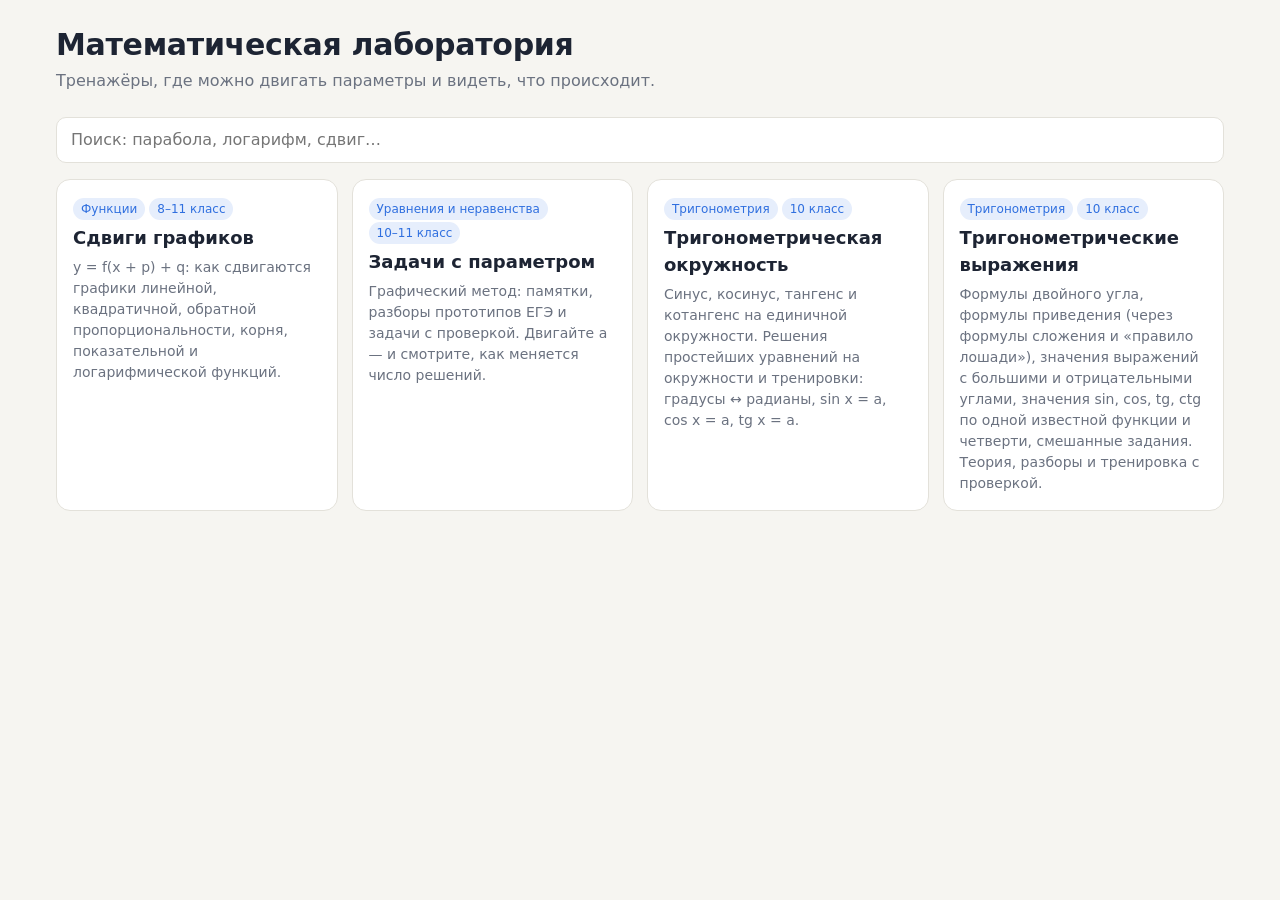
<file: index.html>
<!doctype html>
<html lang="ru">
<head>
<meta charset="utf-8">
<meta name="viewport" content="width=device-width, initial-scale=1">
<title>Математическая лаборатория</title>
<link rel="stylesheet" href="shared/style.css">
</head>
<body>
<header class="lab-header">
  <h1>Математическая лаборатория</h1>
  <p>Тренажёры, где можно двигать параметры и видеть, что происходит.</p>
</header>
<main class="catalog">
  <div class="catalog-tools">
    <input id="q" type="search" placeholder="Поиск: парабола, логарифм, сдвиг…" aria-label="Поиск">
  </div>
  <div id="list" class="grid-cards"></div>
</main>
<script src="catalog.js"></script>
<script>
  const list = document.getElementById("list");
  const q = document.getElementById("q");
  function render() {
    const term = q.value.trim().toLowerCase();
    const items = (window.CATALOG || []).filter(it =>
      !term || [it.title, it.description, it.topic, ...(it.tags || [])].join(" ").toLowerCase().includes(term));
    list.innerHTML = items.length ? "" : '<p class="empty">Ничего не найдено.</p>';
    for (const it of items) {
      const a = document.createElement("a");
      a.className = "lab-card";
      a.href = "labs/" + it.slug + "/index.html";
      a.innerHTML = `<span class="tag"></span><span class="tag"></span><h3></h3><p></p>`;
      const tags = a.querySelectorAll(".tag");
      tags[0].textContent = it.topic; tags[1].textContent = it.grade + " класс";
      a.querySelector("h3").textContent = it.title;
      a.querySelector("p").textContent = it.description;
      list.appendChild(a);
    }
  }
  q.addEventListener("input", render);
  render();
</script>
</body>
</html>
</file>
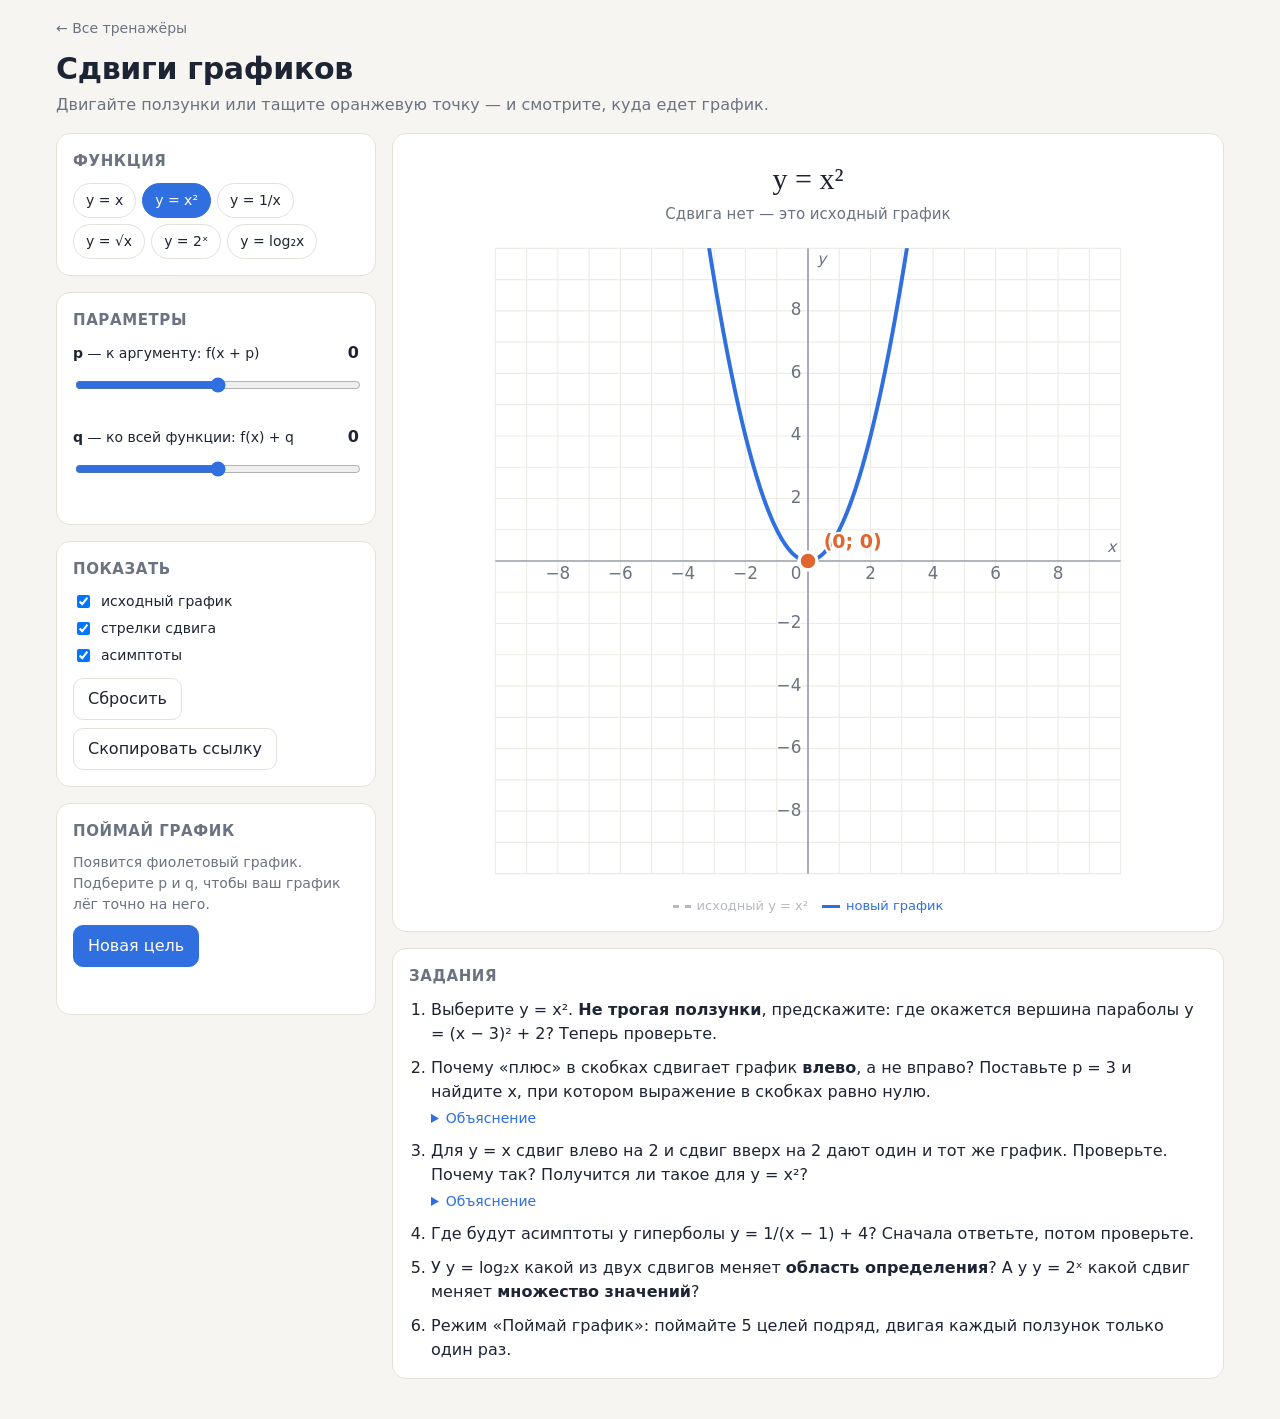
<file: labs/graph-shifts/index.html>
<!doctype html>
<html lang="ru">
<head>
<meta charset="utf-8">
<meta name="viewport" content="width=device-width, initial-scale=1">
<title>Сдвиги графиков — Математическая лаборатория</title>
<link rel="stylesheet" href="../../shared/style.css">
<style>
  .sqrt { white-space: nowrap; }
  .sqrt > span { border-top: 1.5px solid currentColor; padding: 0 3px; }
  .formula sup { font-size: .62em; }
  .challenge-status { font-size: 15px; min-height: 1.5em; }
  .challenge-status.win { color: var(--good); font-weight: 700; }
  svg text { font-family: var(--font); }
  .keypt { cursor: grab; }
  .keypt:active { cursor: grabbing; }
</style>
</head>
<body>
<header class="lab-header">
  <a class="back" href="../../index.html">← Все тренажёры</a>
  <h1>Сдвиги графиков</h1>
  <p>Двигайте ползунки или тащите оранжевую точку — и смотрите, куда едет график.</p>
</header>

<main class="lab">
  <section class="panel">
    <div class="card">
      <h2>Функция</h2>
      <div class="chips" id="fchips" role="group" aria-label="Выбор функции"></div>
    </div>

    <div class="card" id="sliders">
      <h2>Параметры</h2>
    </div>

    <div class="card">
      <h2>Показать</h2>
      <div class="toggles">
        <label><input type="checkbox" id="tGhost" checked> исходный график</label>
        <label><input type="checkbox" id="tArrows" checked> стрелки сдвига</label>
        <label><input type="checkbox" id="tAsym" checked> асимптоты</label>
      </div>
      <div class="btn-row" style="margin-top:12px">
        <button class="btn" id="reset">Сбросить</button>
        <button class="btn" id="copy">Скопировать ссылку</button>
      </div>
    </div>

    <div class="card">
      <h2>Поймай график</h2>
      <p style="margin:0 0 10px;font-size:14px;color:var(--muted)">Появится фиолетовый график. Подберите p и q, чтобы ваш график лёг точно на него.</p>
      <div class="btn-row">
        <button class="btn primary" id="newTarget">Новая цель</button>
        <button class="btn" id="stopTarget" hidden>Закончить</button>
      </div>
      <div class="challenge-status" id="cstatus" style="margin-top:8px"></div>
    </div>
  </section>

  <section class="stage">
    <div class="card">
      <div class="formula" id="formula" aria-live="polite"></div>
      <div class="verdict" id="verdict"></div>
      <svg class="plot" id="plot" viewBox="0 0 600 600" role="img" aria-label="График функции"></svg>
      <div class="legend">
        <span class="l-ghost" id="lgGhost"></span>
        <span class="l-main" id="lgMain">новый график</span>
        <span class="l-target" id="lgTarget" hidden>цель</span>
      </div>
    </div>
  </section>

  <section class="card tasks">
      <h2>Задания</h2>
      <ol>
        <li>Выберите y = x². <b>Не трогая ползунки</b>, предскажите: где окажется вершина параболы y = (x − 3)² + 2? Теперь проверьте.
        </li>
        <li>Почему «плюс» в скобках сдвигает график <b>влево</b>, а не вправо? Поставьте p = 3 и найдите x, при котором выражение в скобках равно нулю.
          <details><summary>Объяснение</summary>
            График y = f(x + 3) в точке x принимает то значение, которое исходная функция принимала в точке x + 3, то есть на 3 правее. Всё, что раньше «случалось» в точке 0, теперь случается в точке −3: график приехал на 3 влево.
          </details>
        </li>
        <li>Для y = x сдвиг влево на 2 и сдвиг вверх на 2 дают один и тот же график. Проверьте. Почему так? Получится ли такое для y = x²?
          <details><summary>Объяснение</summary>
            (x + 2) + 0 = x + 0 + 2: для прямой y = x оба сдвига дают y = x + 2. Прямая «скользит вдоль себя». У параболы так не выйдет: (x + 2)² ≠ x² + 2.
          </details>
        </li>
        <li>Где будут асимптоты у гиперболы y = 1/(x − 1) + 4? Сначала ответьте, потом проверьте.</li>
        <li>У y = log₂x какой из двух сдвигов меняет <b>область определения</b>? А у y = 2ˣ какой сдвиг меняет <b>множество значений</b>?</li>
        <li>Режим «Поймай график»: поймайте 5 целей подряд, двигая каждый ползунок только один раз.</li>
      </ol>
  </section>
</main>

<script src="../../shared/ui.js"></script>
<script>
(function () {
  const { fmt, urlState, MINUS } = Lab;

  // ---------- Функции ----------
  // key — опорная точка исходного графика; asymV/asymH — асимптоты исходного графика.
  const FUNCS = {
    lin:  { name: "Линейная",       base: "y = x",     f: x => x,                      key: [0, 0], keyName: "точка (0; 0)" },
    quad: { name: "Квадратичная",   base: "y = x²",    f: x => x * x,                  key: [0, 0], keyName: "вершина" },
    hyp:  { name: "Гипербола",      base: "y = 1/x",   f: x => (x === 0 ? NaN : 1 / x), key: [0, 0], keyName: "центр", asymV: 0, asymH: 0 },
    sqrt: { name: "Корень",         base: "y = √x",    f: x => (x < 0 ? NaN : Math.sqrt(x)), key: [0, 0], keyName: "начало графика" },
    exp:  { name: "Показательная",  base: "y = 2ˣ",    f: x => Math.pow(2, x),         key: [0, 1], keyName: "точка (0; 1)", asymH: 0 },
    log:  { name: "Логарифм",       base: "y = log₂x", f: x => (x <= 0 ? NaN : Math.log2(x)), key: [1, 0], keyName: "точка (1; 0)", asymV: 0 },
  };

  const RANGE = 6, STEP = 0.5;
  const snap = v => Math.max(-RANGE, Math.min(RANGE, Math.round(v / STEP) * STEP));

  const state = {
    f: FUNCS[urlState.get("f", "quad")] ? urlState.get("f", "quad") : "quad",
    p: snap(urlState.getNum("p", 0)),
    q: snap(urlState.getNum("q", 0)),
    target: null,       // {p, q} в режиме «Поймай график»
    caught: 0,
  };

  // ---------- Интерфейс ----------
  const fchips = document.getElementById("fchips");
  for (const [id, F] of Object.entries(FUNCS)) {
    const b = document.createElement("button");
    b.className = "chip"; b.dataset.f = id;
    b.textContent = F.base;
    b.title = F.name;
    b.addEventListener("click", () => { state.f = id; if (state.target) newTarget(); update(); });
    fchips.appendChild(b);
  }

  const sliderBox = document.getElementById("sliders");
  const sP = Lab.slider(sliderBox, {
    label: '<b>p</b> — к аргументу: <span style="white-space:nowrap">f(x + p)</span>',
    min: -RANGE, max: RANGE, step: STEP, value: state.p,
    onInput: v => { state.p = v; update(); },
  });
  const sQ = Lab.slider(sliderBox, {
    label: '<b>q</b> — ко всей функции: <span style="white-space:nowrap">f(x) + q</span>',
    min: -RANGE, max: RANGE, step: STEP, value: state.q,
    onInput: v => { state.q = v; update(); },
  });

  const tGhost = document.getElementById("tGhost");
  const tArrows = document.getElementById("tArrows");
  const tAsym = document.getElementById("tAsym");
  [tGhost, tArrows, tAsym].forEach(t => t.addEventListener("change", draw));

  document.getElementById("reset").addEventListener("click", () => {
    state.p = 0; state.q = 0; sP.set(0); sQ.set(0); update();
  });
  Lab.copyLink(document.getElementById("copy"));

  // ---------- Тексты ----------
  const num = (v, cls) => `<span class="${cls}">${fmt(Math.abs(v))}</span>`;
  function argHTML(p) {
    if (p === 0) return "x";
    return `x ${p > 0 ? "+" : MINUS} ${num(p, "p")}`;
  }
  function tailHTML(q) {
    if (q === 0) return "";
    return ` ${q > 0 ? "+" : MINUS} ${num(q, "q")}`;
  }
  function formulaHTML(fid, p, q) {
    const A = argHTML(p), T = tailHTML(q);
    switch (fid) {
      case "lin":  return p === 0 ? `y = x${T}` : `y = (${A})${T}`;
      case "quad": return p === 0 ? `y = x²${T}` : `y = (${A})²${T}`;
      case "hyp":  return `y = <span class="frac"><span>1</span><span>${A}</span></span>${T}`;
      case "sqrt": return `y = <span class="sqrt">√<span>${A}</span></span>${T}`;
      case "exp":  return `y = 2<sup>${A}</sup>${T}`;
      case "log":  return `y = log₂(${A})${T}`;
    }
  }
  function verdictHTML(p, q) {
    const parts = [];
    if (p !== 0) parts.push(`${p > 0 ? "влево" : "вправо"} на <b>${fmt(Math.abs(p))}</b>`);
    if (q !== 0) parts.push(`${q > 0 ? "вверх" : "вниз"} на <b>${fmt(Math.abs(q))}</b>`);
    return parts.length ? "График сдвинут " + parts.join(" и ") : "Сдвига нет — это исходный график";
  }

  // ---------- Рисование ----------
  const svg = document.getElementById("plot");
  const NS = "http://www.w3.org/2000/svg";
  const W = 600, H = 600, PAD = 20, XMIN = -10, XMAX = 10, YMIN = -10, YMAX = 10;
  const sx = x => PAD + (x - XMIN) / (XMAX - XMIN) * (W - 2 * PAD);
  const sy = y => H - PAD - (y - YMIN) / (YMAX - YMIN) * (H - 2 * PAD);
  const ix = px => XMIN + (px - PAD) / (W - 2 * PAD) * (XMAX - XMIN);
  const iy = py => YMIN + (H - PAD - py) / (H - 2 * PAD) * (YMAX - YMIN);

  function el(tag, attrs, parent) {
    const e = document.createElementNS(NS, tag);
    for (const k in attrs) e.setAttribute(k, attrs[k]);
    (parent || svg).appendChild(e);
    return e;
  }

  // Путь графика y = f(x + p) + q с разрывами (асимптоты, область определения).
  function pathFor(fid, p, q) {
    const F = FUNCS[fid];
    const N = 1400, LIM = 60;
    // Равномерная сетка + точки, прижатые к асимптоте и к началу области
    // определения, чтобы график уходил в бесконечность / начинался точно.
    const xs = [];
    for (let i = 0; i <= N; i++) xs.push(XMIN - 0.5 + (XMAX - XMIN + 1) * i / N);
    const edge = F.asymV !== undefined ? F.asymV : (fid === "sqrt" ? 0 : null);
    if (edge !== null) {
      xs.push(edge - p);
      for (let k = 1; k <= 14; k++) { const e = Math.pow(10, -k / 2); xs.push(edge - p + e, edge - p - e); }
    }
    xs.sort((a, b) => a - b);
    let d = "", pen = false, prevSide = null;
    for (const x of xs) {
      const u = x + p;
      const y = F.f(u) + q;
      const side = F.asymV !== undefined ? Math.sign(u - F.asymV) : 0;
      const bad = !Number.isFinite(y) || Math.abs(y) > LIM;
      if (bad || (pen && side !== prevSide)) { pen = false; }
      if (!bad) {
        d += (pen ? "L" : "M") + sx(x).toFixed(2) + " " + sy(y).toFixed(2);
        pen = true;
      }
      prevSide = side;
    }
    return d;
  }

  function arrow(x1, y1, x2, y2, color) {
    if (Math.abs(x1 - x2) < 1e-9 && Math.abs(y1 - y2) < 1e-9) return;
    el("line", { x1: sx(x1), y1: sy(y1), x2: sx(x2), y2: sy(y2), stroke: color, "stroke-width": 3,
      "marker-end": "url(#arr)", "stroke-linecap": "round" });
  }

  function draw() {
    const { f: fid, p, q } = state;
    const F = FUNCS[fid];
    svg.innerHTML = "";
    const css = getComputedStyle(document.documentElement);
    const C = n => css.getPropertyValue(n).trim();

    const defs = el("defs", {});
    const m = el("marker", { id: "arr", viewBox: "0 0 10 10", refX: 8, refY: 5, markerWidth: 5, markerHeight: 5, orient: "auto-start-reverse" }, defs);
    el("path", { d: "M0 0 L10 5 L0 10 z", fill: C("--warm") }, m);
    const clip = el("clipPath", { id: "clip" }, defs);
    el("rect", { x: PAD, y: PAD, width: W - 2 * PAD, height: H - 2 * PAD }, clip);

    // Сетка
    const g = el("g", { "stroke-width": 1 });
    for (let k = XMIN; k <= XMAX; k++) {
      el("line", { x1: sx(k), y1: sy(YMIN), x2: sx(k), y2: sy(YMAX), stroke: C("--grid") }, g);
      el("line", { x1: sx(XMIN), y1: sy(k), x2: sx(XMAX), y2: sy(k), stroke: C("--grid") }, g);
    }
    // Оси
    el("line", { x1: sx(XMIN), y1: sy(0), x2: sx(XMAX), y2: sy(0), stroke: C("--axis"), "stroke-width": 1.5 });
    el("line", { x1: sx(0), y1: sy(YMIN), x2: sx(0), y2: sy(YMAX), stroke: C("--axis"), "stroke-width": 1.5 });
    for (let k = XMIN + 2; k < XMAX; k += 2) {
      if (k === 0) continue;
      el("text", { x: sx(k), y: sy(0) + 16, "text-anchor": "middle", "font-size": 15, fill: C("--muted") }).textContent = fmt(k);
      el("text", { x: sx(0) - 6, y: sy(k) + 4, "text-anchor": "end", "font-size": 15, fill: C("--muted") }).textContent = fmt(k);
    }
    el("text", { x: sx(XMAX) - 4, y: sy(0) - 8, "text-anchor": "end", "font-size": 14, "font-style": "italic", fill: C("--muted") }).textContent = "x";
    el("text", { x: sx(0) + 8, y: sy(YMAX) + 14, "font-size": 14, "font-style": "italic", fill: C("--muted") }).textContent = "y";
    el("text", { x: sx(0) - 6, y: sy(0) + 16, "text-anchor": "end", "font-size": 15, fill: C("--muted") }).textContent = "0";

    const plotG = el("g", { "clip-path": "url(#clip)" });

    // Асимптоты (новые)
    if (tAsym.checked) {
      const ac = { stroke: C("--accent"), "stroke-width": 1.5, "stroke-dasharray": "6 5", opacity: 0.7 };
      if (F.asymV !== undefined) el("line", { x1: sx(F.asymV - p), y1: sy(YMIN), x2: sx(F.asymV - p), y2: sy(YMAX), ...ac }, plotG);
      if (F.asymH !== undefined) el("line", { x1: sx(XMIN), y1: sy(F.asymH + q), x2: sx(XMAX), y2: sy(F.asymH + q), ...ac }, plotG);
    }

    // Исходный график
    if (tGhost.checked) {
      el("path", { d: pathFor(fid, 0, 0), fill: "none", stroke: C("--ghost"), "stroke-width": 2.5, "stroke-dasharray": "8 6" }, plotG);
    }
    // Цель
    if (state.target) {
      el("path", { d: pathFor(fid, state.target.p, state.target.q), fill: "none", stroke: C("--target"),
        "stroke-width": 6, "stroke-dasharray": "1 9", "stroke-linecap": "round", opacity: 0.9 }, plotG);
    }
    // Новый график
    el("path", { d: pathFor(fid, p, q), fill: "none", stroke: C("--accent"), "stroke-width": 3.5, "stroke-linejoin": "round" }, plotG);

    // Опорные точки и стрелки
    const [kx, ky] = F.key;
    const nx = kx - p, ny = ky + q;
    if (tGhost.checked) el("circle", { cx: sx(kx), cy: sy(ky), r: 5, fill: C("--panel"), stroke: C("--ghost"), "stroke-width": 2.5 });
    if (tArrows.checked) {
      arrow(kx, ky, nx, ky, C("--warm"));
      arrow(nx, ky, nx, ny, C("--warm"));
    }
    // Подпись координат опорной точки
    const lbl = `(${fmt(nx)}; ${fmt(ny)})`;
    const right = sx(nx) < W - 120;
    const tx = sx(nx) + (right ? 14 : -14), ty = sy(ny) + (sy(ny) < 40 ? 24 : -12);
    const t = el("text", { x: tx, y: ty, "text-anchor": right ? "start" : "end", "font-size": 17, "font-weight": 700,
      fill: C("--warm"), stroke: C("--panel"), "stroke-width": 4, "paint-order": "stroke" });
    t.textContent = lbl;

    // Перетаскиваемая точка (с большой невидимой зоной для пальца)
    const kp = el("g", { class: "keypt" });
    el("circle", { cx: sx(nx), cy: sy(ny), r: 22, fill: "transparent" }, kp);
    el("circle", { cx: sx(nx), cy: sy(ny), r: 8, fill: C("--warm"), stroke: C("--panel"), "stroke-width": 3 }, kp);
    kp.addEventListener("pointerdown", startDrag);
  }

  // ---------- Перетаскивание опорной точки ----------
  let dragging = false;
  function toSvg(evt) {
    const pt = svg.createSVGPoint();
    pt.x = evt.clientX; pt.y = evt.clientY;
    return pt.matrixTransform(svg.getScreenCTM().inverse());
  }
  function startDrag(evt) {
    dragging = true;
    evt.preventDefault();
    svg.setPointerCapture && svg.setPointerCapture(evt.pointerId);
  }
  svg.addEventListener("pointermove", evt => {
    if (!dragging) return;
    const pt = toSvg(evt);
    const [kx, ky] = FUNCS[state.f].key;
    const p = snap(kx - ix(pt.x)), q = snap(iy(pt.y) - ky);
    if (p !== state.p || q !== state.q) {
      state.p = p; state.q = q; sP.set(p); sQ.set(q); update();
    }
  });
  const endDrag = () => (dragging = false);
  svg.addEventListener("pointerup", endDrag);
  svg.addEventListener("pointercancel", endDrag);

  // ---------- Режим «Поймай график» ----------
  const cstatus = document.getElementById("cstatus");
  const stopBtn = document.getElementById("stopTarget");
  function newTarget() {
    let p, q;
    do {
      p = Math.round(Math.random() * 10 - 5);
      q = Math.round(Math.random() * 10 - 5);
    } while ((p === 0 && q === 0) || (p === state.p && q === state.q) ||
             (state.f === "lin" && p + q === state.p + state.q)); // у прямой y = x сдвиги неразличимы
    state.target = { p, q };
    stopBtn.hidden = false;
    update();
  }
  document.getElementById("newTarget").addEventListener("click", newTarget);
  stopBtn.addEventListener("click", () => { state.target = null; state.caught = 0; stopBtn.hidden = true; update(); });

  function checkTarget() {
    const lg = document.getElementById("lgTarget");
    lg.hidden = !state.target;
    if (!state.target) { cstatus.textContent = ""; cstatus.className = "challenge-status"; return; }
    const { p, q } = state.target;
    // Для y = x засчитываем любой сдвиг, дающий ту же прямую
    const hit = state.f === "lin" ? (state.p + state.q === p + q) : (state.p === p && state.q === q);
    if (hit) {
      if (!state.target.done) { state.caught++; state.target.done = true; }
      cstatus.className = "challenge-status win";
      cstatus.textContent = `Попали! Поймано: ${state.caught}. Нажмите «Новая цель».`;
    } else {
      cstatus.className = "challenge-status";
      cstatus.textContent = `Цель на графике. Поймано: ${state.caught}.`;
    }
  }

  // ---------- Обновление ----------
  function update() {
    const { f: fid, p, q } = state;
    const F = FUNCS[fid];
    document.querySelectorAll("#fchips .chip").forEach(b => b.setAttribute("aria-pressed", b.dataset.f === fid));
    document.getElementById("formula").innerHTML = formulaHTML(fid, p, q);
    document.getElementById("verdict").innerHTML = verdictHTML(p, q);
    document.getElementById("lgGhost").textContent = "исходный " + F.base;
    sP.hint(p === 0 ? "&nbsp;" :
      `к аргументу ${p > 0 ? "прибавили" : "вычли"} ${fmt(Math.abs(p))} → график <b>${p > 0 ? "влево" : "вправо"}</b>`);
    sQ.hint(q === 0 ? "&nbsp;" :
      `к функции ${q > 0 ? "прибавили" : "вычли"} ${fmt(Math.abs(q))} → график <b>${q > 0 ? "вверх" : "вниз"}</b>`);
    urlState.set({ f: fid, p: p || null, q: q || null });
    draw();
    checkTarget();
  }

  window.matchMedia("(prefers-color-scheme: dark)").addEventListener?.("change", draw);
  update();
})();
</script>
</body>
</html>
</file>
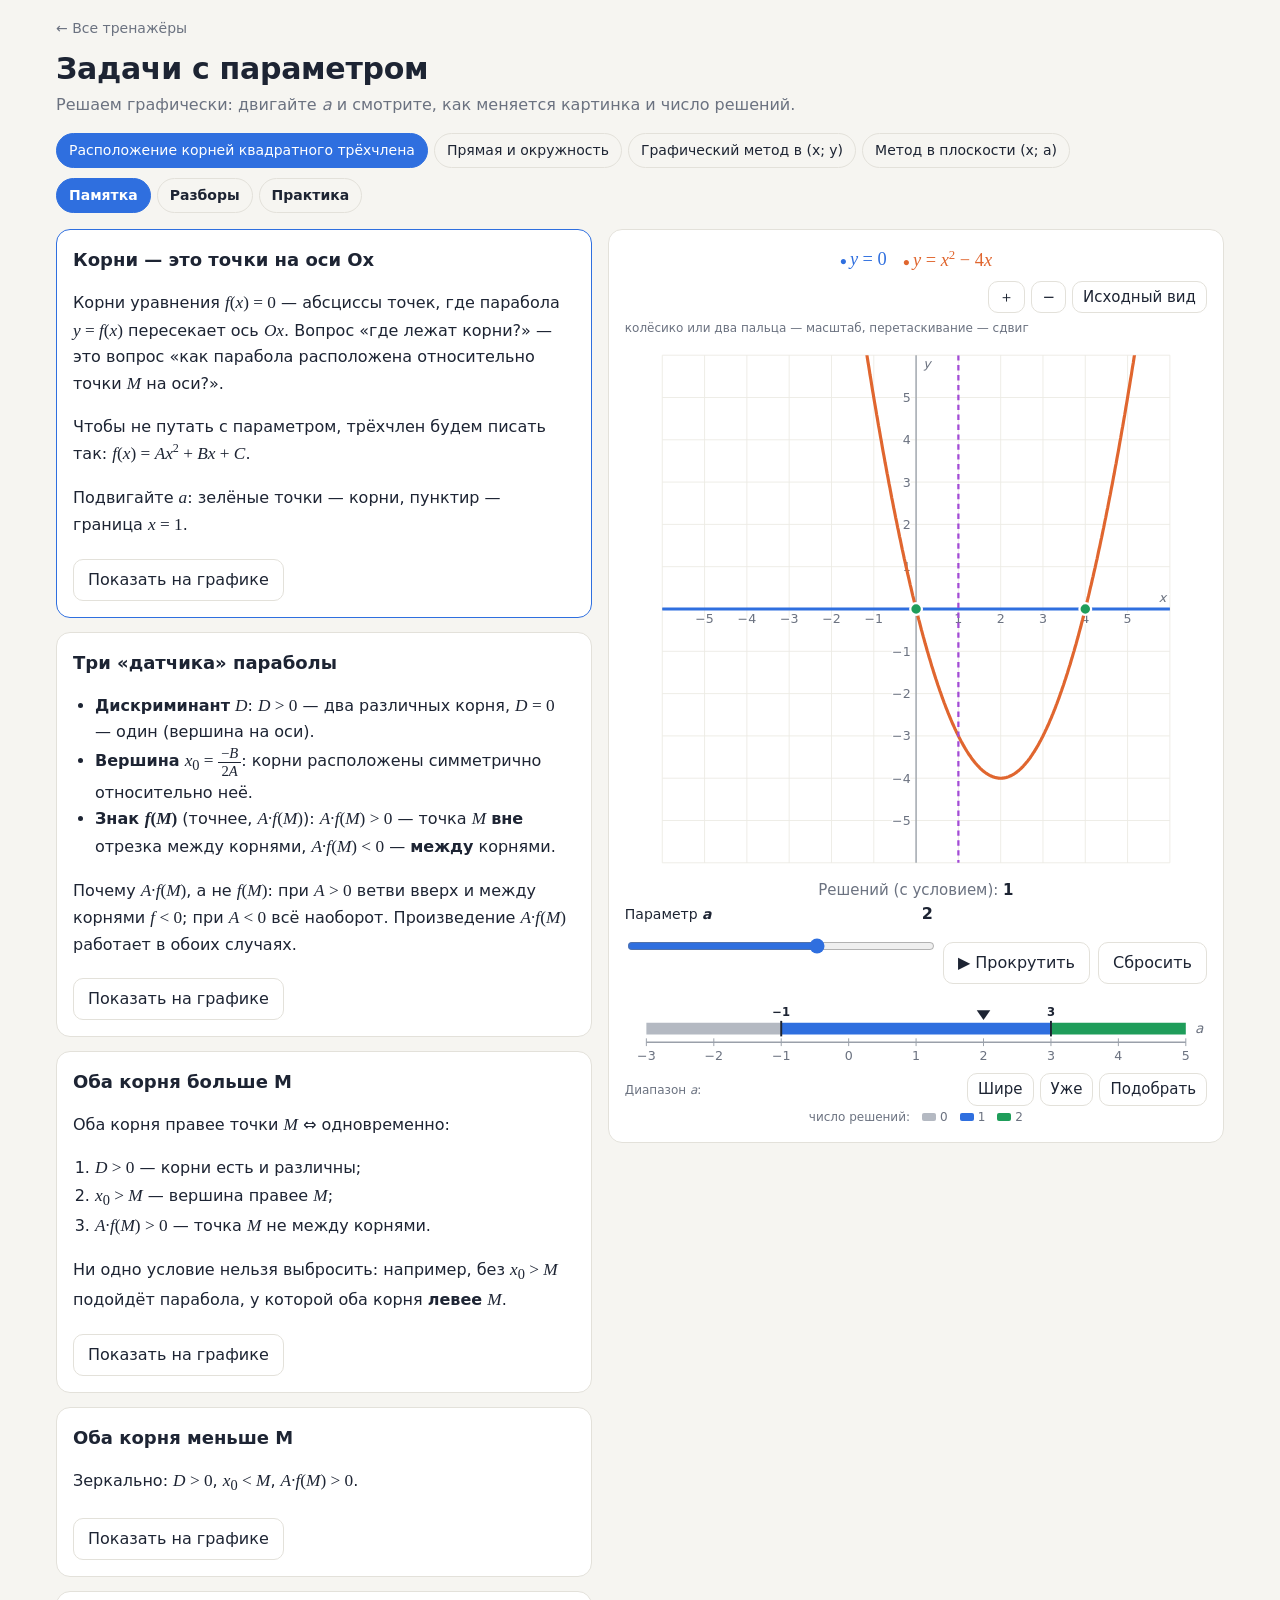
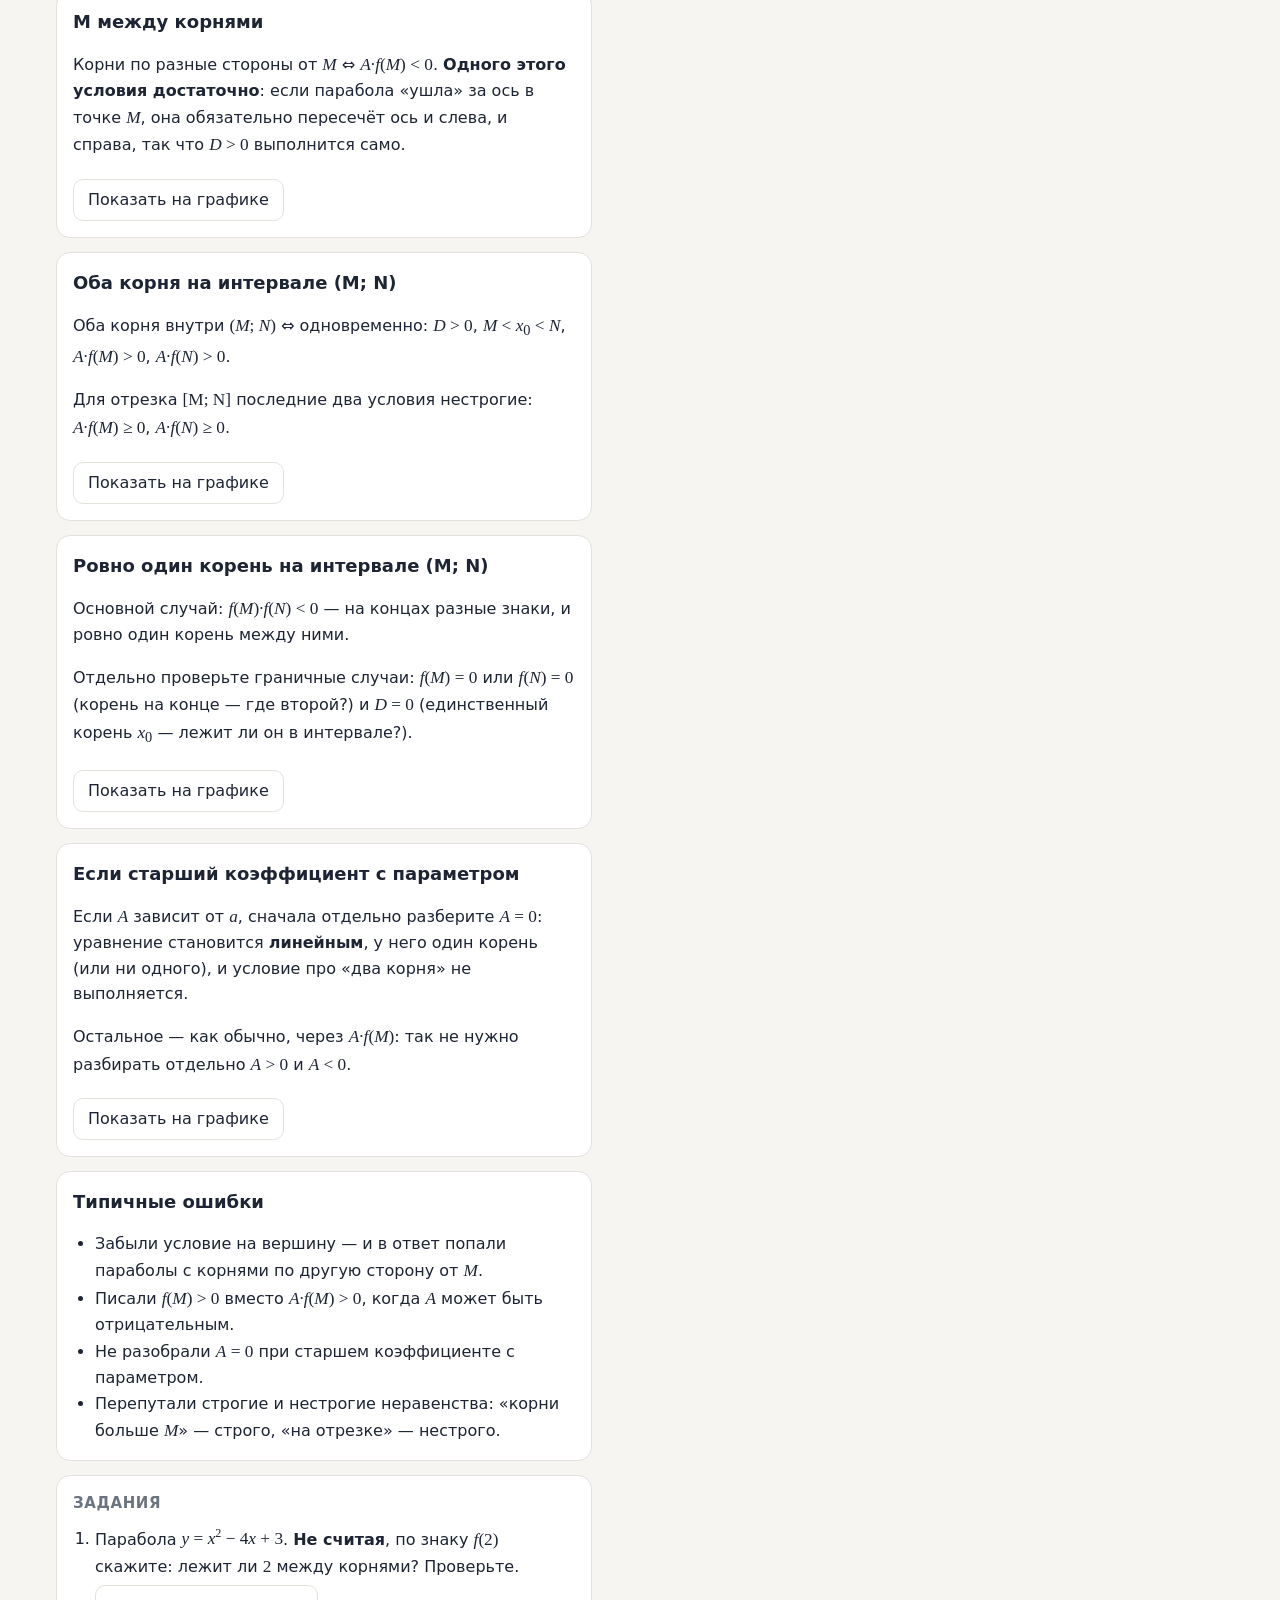
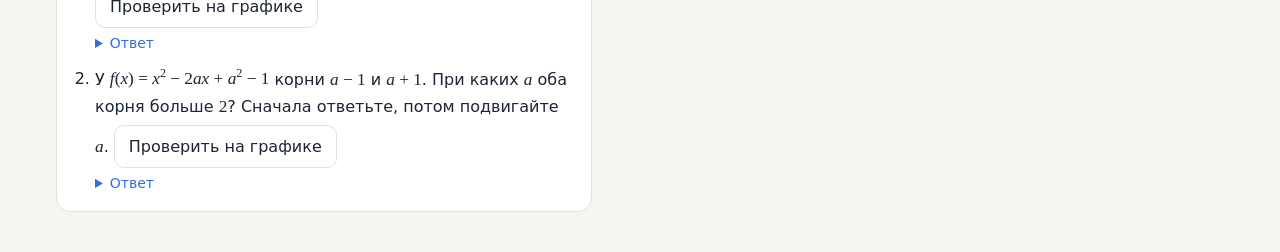
<file: labs/parameters/index.html>
<!doctype html>
<html lang="ru">
<head>
<meta charset="utf-8">
<meta name="viewport" content="width=device-width, initial-scale=1">
<title>Задачи с параметром — Математическая лаборатория</title>
<link rel="stylesheet" href="../../shared/style.css">
<link rel="stylesheet" href="param.css">
</head>
<body>
<header class="lab-header">
  <a class="back" href="../../index.html">← Все тренажёры</a>
  <h1>Задачи с параметром</h1>
  <p>Решаем графически: двигайте <i>a</i> и смотрите, как меняется картинка и число решений.</p>
</header>

<main class="pl">
  <div class="pl-nav">
    <div class="chips" id="topics" role="group" aria-label="Подтема"></div>
    <div class="chips tabs" id="tabs" role="group" aria-label="Раздел">
      <button class="chip" data-tab="memo">Памятка</button>
      <button class="chip" data-tab="examples">Разборы</button>
      <button class="chip" data-tab="practice">Практика</button>
    </div>
  </div>

  <div class="pl-main">
    <section class="pl-text" id="text"></section>

    <section class="pl-stage">
      <div class="card" id="stageCard">
        <div class="eqs" id="eqs"></div>
        <svg class="plot" id="plot" role="img" aria-label="График"></svg>
        <div class="count" id="count"></div>
        <div class="a-row">
          <div id="aSlider"></div>
          <div class="btn-row">
            <button class="btn" id="play" title="Прокрутить a по всему диапазону">▶ Прокрутить</button>
            <button class="btn" id="reset" title="Вернуть a в начальное положение">Сбросить</button>
          </div>
        </div>
        <svg class="map" id="map" role="img" aria-label="Карта ответа: число решений при разных a"></svg>
        <div class="map-legend" id="legend"></div>
      </div>
      <div class="card hidden-stage" id="stageHidden" hidden>
        <p>График откроется после проверки — сначала попробуйте решить сами.</p>
        <button class="btn" id="peek">Всё равно показать</button>
      </div>
    </section>
  </div>
</main>

<script src="../../shared/ui.js"></script>
<script src="engine/expr.js"></script>
<script src="engine/sets.js"></script>
<script src="engine/solve.js"></script>
<script src="engine/plot.js"></script>
<script src="engine/stage.js"></script>
<script src="topics/quad-roots.js"></script>
<script src="topics/circle-line.js"></script>
<script src="topics/graph-xy.js"></script>
<script src="topics/graph-xa.js"></script>
<script src="bank/teacher.js"></script>
<script src="app.js"></script>
</body>
</html>
</file>
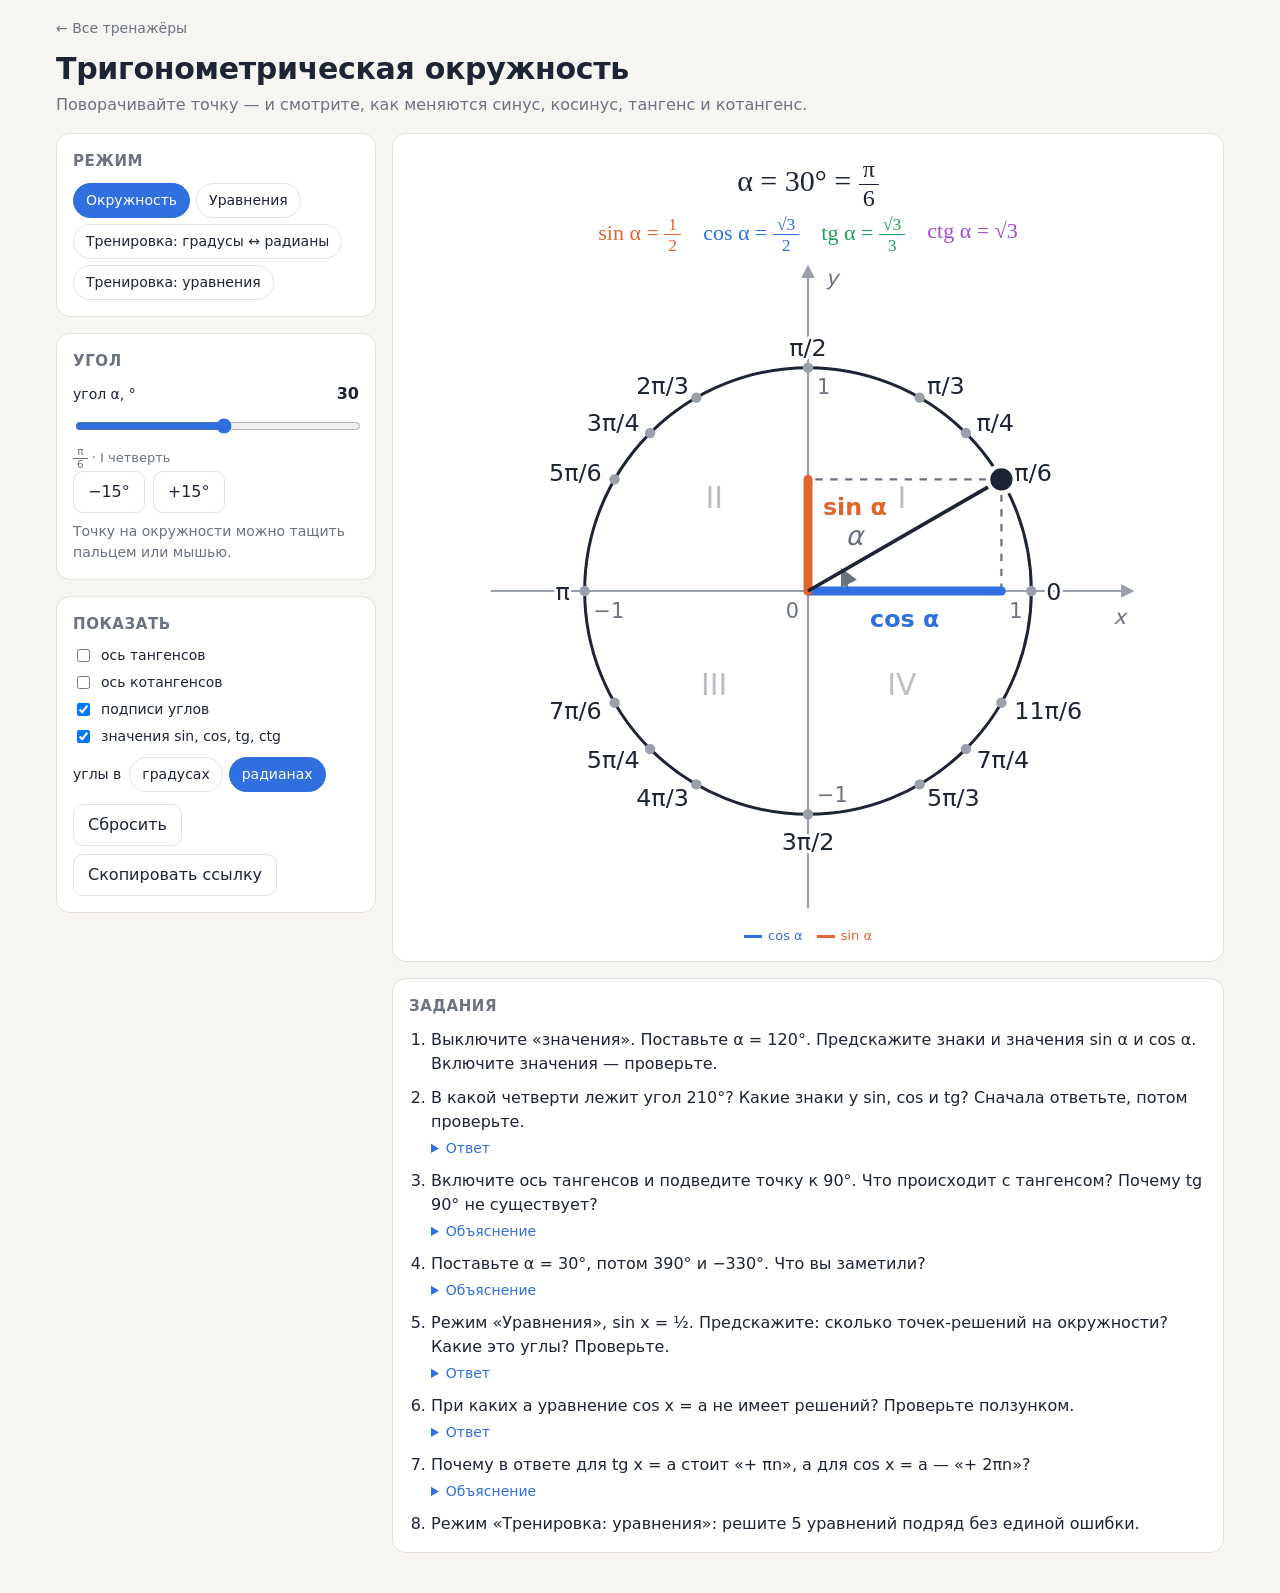
<file: labs/trig-circle/index.html>
<!doctype html>
<html lang="ru">
<head>
<meta charset="utf-8">
<meta name="viewport" content="width=device-width, initial-scale=1">
<title>Тригонометрическая окружность — Математическая лаборатория</title>
<link rel="stylesheet" href="../../shared/style.css">
<style>
  sup { font-size: .62em; }
  svg text { font-family: var(--font); }
  .vals, .answer { text-align: center; font-family: var(--font-math); font-size: clamp(18px, 2.6vw, 22px); }
  .vals { display: flex; flex-wrap: wrap; justify-content: center; gap: 2px 22px; }
  .vals > span { white-space: nowrap; }
  .vals .hid, .answer .note { font-family: var(--font); font-size: 15px; color: var(--muted); white-space: normal; }
  .answer .alt { font-size: .8em; color: var(--muted); }
  .c-sin { color: var(--warm); } .c-cos { color: var(--accent); }
  .c-tg { color: var(--good); } .c-ctg { color: var(--target); }
  .plot.drag { cursor: grab; } .plot.pick { cursor: pointer; }
  .sub { font-size: 14px; color: var(--muted); margin: 8px 0 0; }
  .unit-row { display: flex; align-items: center; gap: 8px; flex-wrap: wrap; margin-top: 10px; font-size: 14px; }
</style>
</head>
<body>
<header class="lab-header">
  <a class="back" href="../../index.html">← Все тренажёры</a>
  <h1>Тригонометрическая окружность</h1>
  <p>Поворачивайте точку — и смотрите, как меняются синус, косинус, тангенс и котангенс.</p>
</header>

<main class="lab">
  <section class="panel">
    <div class="card">
      <h2>Режим</h2>
      <div class="chips" id="modes" role="group" aria-label="Режим">
        <button class="chip" data-m="circle">Окружность</button>
        <button class="chip" data-m="eq">Уравнения</button>
        <button class="chip" data-m="deg">Тренировка: градусы ↔ радианы</button>
        <button class="chip" data-m="train">Тренировка: уравнения</button>
      </div>
    </div>

    <div class="card" data-modes="circle">
      <h2>Угол</h2>
      <div id="degBox"></div>
      <div class="btn-row">
        <button class="btn" id="minus15">−15°</button>
        <button class="btn" id="plus15">+15°</button>
      </div>
      <p class="sub">Точку на окружности можно тащить пальцем или мышью.</p>
    </div>

    <div class="card" data-modes="eq">
      <h2>Уравнение</h2>
      <div class="chips" id="fchips" role="group" aria-label="Функция"></div>
      <div id="aBox" style="margin-top:12px"></div>
      <div class="chips" id="achips" role="group" aria-label="Табличные значения"></div>
      <div class="toggles" style="margin-top:12px">
        <label><input type="checkbox" id="tRange" checked> <span id="rangeLbl"></span></label>
      </div>
    </div>

    <div class="card" data-modes="deg">
      <h2>Градусы ↔ радианы</h2>
      <div class="chips" id="dirChips" role="group" aria-label="Направление">
        <button class="chip" data-d="d2r">° → рад</button>
        <button class="chip" data-d="r2d">рад → °</button>
        <button class="chip" data-d="mix">вперемешку</button>
      </div>
      <div class="question" id="degQ"></div>
      <div class="ans-row">
        <input id="degIn" type="text" autocomplete="off" autocapitalize="off" spellcheck="false" aria-label="Ответ">
        <button class="btn primary" id="degCheck">Проверить</button>
      </div>
      <div class="keys" id="degKeys">
        <button class="btn" data-k="π">π</button>
        <button class="btn" data-k="/">/</button>
        <button class="btn" data-k="−">−</button>
        <button class="btn" data-k="⌫" aria-label="Стереть">⌫</button>
      </div>
      <div class="status" id="degStatus"></div>
      <div class="btn-row" style="margin-top:8px"><button class="btn" id="degNext">Следующее</button></div>
      <p class="sub" id="degScore"></p>
    </div>

    <div class="card" data-modes="train">
      <h2>Решите уравнение</h2>
      <div class="question" id="trQ"></div>
      <p class="sub" id="trStep" style="margin:0 0 10px"></p>
      <div class="btn-row"><button class="btn primary" id="trCheck">Проверить точки</button></div>
      <div class="opts" id="trOpts"></div>
      <div class="status" id="trStatus"></div>
      <div class="btn-row" style="margin-top:8px"><button class="btn" id="trNext">Следующее</button></div>
      <p class="sub" id="trScore"></p>
    </div>

    <div class="card">
      <h2>Показать</h2>
      <div class="toggles">
        <label><input type="checkbox" id="tTan"> ось тангенсов</label>
        <label><input type="checkbox" id="tCot"> ось котангенсов</label>
        <label><input type="checkbox" id="tLbl" checked> подписи углов</label>
        <label><input type="checkbox" id="tVal" checked> значения sin, cos, tg, ctg</label>
      </div>
      <div class="unit-row">
        углы в
        <div class="chips" id="unitChips" role="group" aria-label="Единицы углов">
          <button class="chip" data-u="deg">градусах</button>
          <button class="chip" data-u="rad">радианах</button>
        </div>
      </div>
      <div class="btn-row" style="margin-top:12px">
        <button class="btn" id="reset">Сбросить</button>
        <button class="btn" id="copy">Скопировать ссылку</button>
      </div>
    </div>
  </section>

  <section class="stage">
    <div class="card">
      <div class="formula" id="formula" aria-live="polite"></div>
      <div class="vals" id="vals"></div>
      <div class="answer" id="answer"></div>
      <svg class="plot" id="plot" viewBox="0 0 640 640" role="img" aria-label="Тригонометрическая окружность"></svg>
      <div class="legend" id="legend"></div>
    </div>
  </section>

  <section class="card tasks">
    <h2>Задания</h2>
    <ol>
      <li>Выключите «значения». Поставьте α = 120°. Предскажите знаки и значения sin α и cos α. Включите значения — проверьте.</li>
      <li>В какой четверти лежит угол 210°? Какие знаки у sin, cos и tg? Сначала ответьте, потом проверьте.
        <details><summary>Ответ</summary>
          III четверть: точка левее и ниже центра, поэтому cos α &lt; 0 и sin α &lt; 0, а tg α = sin α / cos α &gt; 0.
        </details>
      </li>
      <li>Включите ось тангенсов и подведите точку к 90°. Что происходит с тангенсом? Почему tg 90° не существует?
        <details><summary>Объяснение</summary>
          Прямая OP становится вертикальной — параллельной оси тангенсов — и не пересекает её. Точки пересечения нет, значит, нет и значения. Это то же, что деление на cos 90° = 0.
        </details>
      </li>
      <li>Поставьте α = 30°, потом 390° и −330°. Что вы заметили?
        <details><summary>Объяснение</summary>
          Это одна и та же точка: углы отличаются на 360°·k. Поэтому значения всех функций совпадают — отсюда «+ 2πn» в ответах уравнений.
        </details>
      </li>
      <li>Режим «Уравнения», sin x = ½. Предскажите: сколько точек-решений на окружности? Какие это углы? Проверьте.
        <details><summary>Ответ</summary>
          Две точки: π/6 и 5π/6 (прямая y = ½ пересекает окружность дважды). Каждая точка даёт серию корней с шагом 2π.
        </details>
      </li>
      <li>При каких a уравнение cos x = a не имеет решений? Проверьте ползунком.
        <details><summary>Ответ</summary>
          При a &lt; −1 и a &gt; 1: прямая x = a не пересекает окружность.
        </details>
      </li>
      <li>Почему в ответе для tg x = a стоит «+ πn», а для cos x = a — «+ 2πn»?
        <details><summary>Объяснение</summary>
          Прямая через центр пересекает окружность в двух противоположных точках, они отличаются ровно на π. Шагом π мы обходим обе точки одной формулой.
        </details>
      </li>
      <li>Режим «Тренировка: уравнения»: решите 5 уравнений подряд без единой ошибки.</li>
    </ol>
  </section>
</main>

<script src="../../shared/ui.js"></script>
<script src="trig.js"></script>
<script>
(function () {
  const { urlState, MINUS } = Lab;
  const { rat, rEq, piText, piHTML, degText, tok, recognize, aInfo, valueHTML, mainRat, ARC, FN, bounded,
    correctAnswer, answerHTML, distractors, shuffle, eqAnswerHTML, eqPoints, parseRad, parseDeg } = TC;
  const PI = Math.PI;

  // ---------- Состояние ----------
  const MODES = ["circle", "eq", "deg", "train"];
  const FUNCS = ["sin", "cos", "tg", "ctg"];
  const TABLE = [0, 30, 45, 60, 90, 120, 135, 150, 180, 210, 225, 240, 270, 300, 315, 330];
  const A_CHIPS = {
    sincos: ["-1", "-s3/2", "-s2/2", "-1/2", "0", "1/2", "s2/2", "s3/2", "1"],
    tgctg: ["-s3", "-1", "-s3/3", "0", "s3/3", "1", "s3"],
  };
  const aMax = f => (bounded(f) ? 1.5 : 2);
  const snapDeg = d => Math.max(-720, Math.min(720, Math.round(d / 15) * 15));
  function validA(s, f) {
    if (tok(s) && Math.abs(tok(s).v) <= aMax(f)) return s;
    const n = parseFloat(s);
    if (!Number.isFinite(n)) return "1/2";
    const v = Math.max(-aMax(f), Math.min(aMax(f), Math.round(n * 100) / 100));
    return recognize(v) || String(v);
  }

  const urlF = urlState.get("f", "sin");
  const state = {
    mode: MODES.includes(urlState.get("m", "circle")) ? urlState.get("m", "circle") : "circle",
    deg: snapDeg(urlState.getNum("t", 30)),
    f: FUNCS.includes(urlF) ? urlF : "sin",
    a: "1/2",
    tan: urlState.get("tan", "0") === "1",
    cot: urlState.get("cot", "0") === "1",
    lbl: urlState.get("lbl", "1") !== "0",
    val: urlState.get("val", "1") !== "0",
    unit: urlState.get("u", "rad") === "deg" ? "deg" : "rad",
    range: urlState.get("r", "1") !== "0",
    dir: ["d2r", "r2d", "mix"].includes(urlState.get("d", "mix")) ? urlState.get("d", "mix") : "mix",
  };
  state.a = validA(urlState.get("a", "1/2"), state.f);

  // ---------- Интерфейс ----------
  const $ = id => document.getElementById(id);
  const svg = $("plot");

  document.querySelectorAll("#modes .chip").forEach(b => b.addEventListener("click", () => {
    state.mode = b.dataset.m;
    if (state.mode === "deg" && !dq) newDeg();
    if (state.mode === "train" && !tr) newTrain();
    update();
  }));

  const sDeg = Lab.slider($("degBox"), {
    label: "угол α, °", min: -720, max: 720, step: 15, value: state.deg,
    onInput: v => { state.deg = v; update(); },
  });
  $("minus15").addEventListener("click", () => setDeg(state.deg - 15));
  $("plus15").addEventListener("click", () => setDeg(state.deg + 15));
  function setDeg(d) { state.deg = snapDeg(d); sDeg.set(state.deg); update(); }

  for (const f of FUNCS) {
    const b = document.createElement("button");
    b.className = "chip"; b.dataset.f = f; b.textContent = f + " x = a";
    b.addEventListener("click", () => { state.f = f; state.a = validA(state.a, f); syncA(); update(); });
    $("fchips").appendChild(b);
  }
  const sA = Lab.slider($("aBox"), {
    label: "число <i>a</i>", min: -1.5, max: 1.5, step: 0.05, value: 0.5,
    onInput: v => { state.a = recognize(v) || String(+v.toFixed(2)); update(); },
  });
  const sAInput = sA.el.querySelector("input"), sAOut = sA.el.querySelector("output");
  // Ползунок и кнопки табличных значений под текущую функцию
  function syncA() {
    const m = aMax(state.f);
    sAInput.min = -m; sAInput.max = m;
    sA.set(aInfo(state.a).v);
    const keys = A_CHIPS[bounded(state.f) ? "sincos" : "tgctg"];
    $("achips").innerHTML = "";
    for (const k of keys) {
      const b = document.createElement("button");
      b.className = "chip"; b.dataset.a = k; b.textContent = tok(k).text;
      b.addEventListener("click", () => { state.a = k; sA.set(tok(k).v); update(); });
      $("achips").appendChild(b);
    }
  }
  $("tRange").checked = state.range;
  $("tRange").addEventListener("change", e => { state.range = e.target.checked; update(); });

  const TOGGLES = { tTan: "tan", tCot: "cot", tLbl: "lbl", tVal: "val" };
  for (const [id, key] of Object.entries(TOGGLES)) {
    $(id).checked = state[key];
    $(id).addEventListener("change", e => { state[key] = e.target.checked; update(); });
  }
  document.querySelectorAll("#unitChips .chip").forEach(b => b.addEventListener("click", () => { state.unit = b.dataset.u; update(); }));

  $("reset").addEventListener("click", () => {
    Object.assign(state, { deg: 30, f: "sin", a: "1/2", tan: false, cot: false, lbl: true, val: true, unit: "rad", range: true });
    for (const [id, key] of Object.entries(TOGGLES)) $(id).checked = state[key];
    $("tRange").checked = true;
    sDeg.set(30); syncA();
    if (state.mode === "deg") { degScore = { right: 0, total: 0 }; newDeg(); }
    if (state.mode === "train") { trScore = { right: 0, total: 0 }; newTrain(); }
    update();
  });
  Lab.copyLink($("copy"));
  // Строка-итог под заданием: kind = "win" | "miss" | ""
  function status(id, kind, html) { $(id).className = "status " + kind; $(id).innerHTML = html; }

  // ---------- Тренировка: градусы ↔ радианы ----------
  const DEG_POOL = [];
  for (let d = 15; d <= 360; d += 15) DEG_POOL.push(d);
  DEG_POOL.push(-30, -45, -60, -90, -120, -135, -150, -180, -270, -360, 390, 405, 420, 450, 540, 600, 630, 720,
    10, 18, 20, 36, 40, 72, 80, 108, 140, 160, 200);
  let dq = null, degScore = { right: 0, total: 0 };
  const degIn = $("degIn");

  function newDeg() {
    let d;
    do d = DEG_POOL[Math.floor(Math.random() * DEG_POOL.length)]; while (dq && d === dq.deg);
    const dir = state.dir === "mix" ? (Math.random() < 0.5 ? "d2r" : "r2d") : state.dir;
    dq = { deg: d, dir, checked: false };
    degIn.value = "";
    degIn.placeholder = dir === "d2r" ? "например, 5π/6" : "например, 150";
    status("degStatus", "", "");
  }
  function checkDeg() {
    if (!dq) return;
    const r = rat(dq.deg, 180);
    const how = dq.dir === "d2r"
      ? `${degText(dq.deg)} = ${String(dq.deg).replace("-", MINUS)}·π/180 = ${piHTML(r)}`
      : `${piHTML(r)} = ${String(r[0]).replace("-", MINUS)}·180°/${r[1]} = ${degText(dq.deg)}`;
    let ok;
    if (dq.dir === "d2r") {
      const ans = parseRad(degIn.value);
      if (!ans) return status("degStatus", "miss", degIn.value.trim() ? "Запишите ответ через π, например 5π/6 (π — кнопкой ниже)." : "Введите ответ.");
      ok = rEq(ans, r);
    } else {
      const ans = parseDeg(degIn.value);
      if (ans === null) return status("degStatus", "miss", "Введите число градусов, например 150.");
      ok = Math.abs(ans - dq.deg) < 1e-9;
    }
    if (!dq.checked) { degScore.total++; if (ok) degScore.right++; }
    dq.checked = true;
    status("degStatus", ok ? "win" : "miss", (ok ? "Верно! " : "Неверно. ") + `<span class="math">${how}</span>`);
    update();
  }
  $("degCheck").addEventListener("click", checkDeg);
  $("degNext").addEventListener("click", () => { newDeg(); update(); });
  degIn.addEventListener("keydown", e => {
    if (e.key !== "Enter") return;
    if (dq && dq.checked && $("degStatus").classList.contains("win")) { newDeg(); update(); } else checkDeg();
  });
  document.querySelectorAll("#degKeys .btn").forEach(b => b.addEventListener("click", () => {
    const k = b.dataset.k, s = degIn.selectionStart ?? degIn.value.length, e = degIn.selectionEnd ?? s;
    if (k === "⌫") {
      if (s !== e) degIn.setRangeText("", s, e, "end");
      else if (s > 0) degIn.setRangeText("", s - 1, s, "end");
    } else degIn.setRangeText(k, s, e, "end");
  }));
  document.querySelectorAll("#dirChips .chip").forEach(b => b.addEventListener("click", () => {
    state.dir = b.dataset.d; newDeg(); update();
  }));

  // ---------- Тренировка: уравнения ----------
  const TR_KEYS = {
    sincos: ["0", "1/2", "-1/2", "s2/2", "-s2/2", "s3/2", "-s3/2", "1", "-1"],
    tgctg: ["0", "s3/3", "-s3/3", "1", "-1", "s3", "-s3"],
    none: ["s2", "-s2", "s3", "2", "-2"],
  };
  let tr = null, trScore = { right: 0, total: 0 };
  function newTrain() {
    let f, key;
    do {
      f = FUNCS[Math.floor(Math.random() * 4)];
      const list = bounded(f) && Math.random() < 0.12 ? TR_KEYS.none : TR_KEYS[bounded(f) ? "sincos" : "tgctg"];
      key = list[Math.floor(Math.random() * list.length)];
    } while (tr && tr.f === f && tr.key === key);
    const correct = correctAnswer(f, key);
    const options = shuffle([correct, ...distractors(f, key, correct)]);
    const good = new Set(TABLE.map((d, i) => (Math.abs(FN[f](d * PI / 180) - tok(key).v) < 1e-9 ? i : -1)).filter(i => i >= 0));
    tr = { f, key, correct, options, good, sel: new Set(), stage: 1, pointsOk: false, chosen: null };
    status("trStatus", "", "");
  }
  $("trCheck").addEventListener("click", () => {
    if (!tr || tr.stage !== 1) return;
    tr.pointsOk = tr.sel.size === tr.good.size && [...tr.sel].every(i => tr.good.has(i));
    tr.stage = 2;
    status("trStatus", tr.pointsOk ? "win" : "miss", tr.pointsOk
      ? (tr.good.size ? "Точки верные!" : "Верно: таких точек нет.")
      : "Не совсем. Зелёные — верные точки, оранжевые — лишние, зелёный пунктир — пропущенные.");
    update();
  });
  $("trNext").addEventListener("click", () => { newTrain(); update(); });
  function chooseOption(i) {
    if (!tr || tr.stage !== 2) return;
    tr.chosen = i; tr.stage = 3;
    const ok = tr.options[i] === tr.correct;
    trScore.total++;
    if (ok && tr.pointsOk) trScore.right++;
    status("trStatus", ok ? "win" : "miss", ok
      ? (tr.pointsOk ? "Верно! Задача решена." : "Ответ верный, но точки были отмечены с ошибкой.")
      : "Неверно — правильный ответ выделен зелёным.");
    update();
  }

  // ---------- Рисование ----------
  const NS = "http://www.w3.org/2000/svg";
  const C0 = 320, R = 150;   // центр и радиус окружности в координатах SVG
  const X = x => C0 + x * R, Y = y => C0 - y * R;
  function el(tag, attrs, parent) {
    const e = document.createElementNS(NS, tag);
    for (const k in attrs) e.setAttribute(k, attrs[k]);
    (parent || svg).appendChild(e);
    return e;
  }
  let C;   // цвета темы
  let E = 2.13, A = 2.05;   // видимая область: |x|, |y| ≤ E (в радиусах); оси — до A
  function text(x, y, str, attrs = {}) {
    const t = el("text", { x, y, "font-size": 16, fill: C("--ink"), stroke: C("--panel"), "stroke-width": 4,
      "paint-order": "stroke", "stroke-linejoin": "round", ...attrs });
    t.textContent = str;
    return t;
  }
  // Подпись снаружи окружности в направлении угла t
  function outside(t, str, gap, attrs) {
    const c = Math.cos(t), s = Math.sin(t);
    const anchor = Math.abs(c) < 0.35 ? "middle" : c > 0 ? "start" : "end";
    const x = X(c) + c * gap, y = Y(s) - s * gap + 6 - (s > 0.9 ? 4 : 0) + (s < -0.9 ? 8 : 0);
    return text(x, y, str, { "text-anchor": anchor, ...attrs });
  }
  const angLabel = d => (state.unit === "deg" ? degText(d) : piText(rat(d, 180)));

  function marker(id, color) {
    const m = el("marker", { id, viewBox: "0 0 10 10", refX: 8, refY: 5, markerWidth: 6, markerHeight: 6, orient: "auto-start-reverse" }, svg.querySelector("defs"));
    el("path", { d: "M0 0 L10 5 L0 10 z", fill: color }, m);
  }

  function drawBase(showTan, showCot, showLbl, skip) {
    const ax = { stroke: C("--axis"), "stroke-width": 1.5, "marker-end": "url(#arrAx)" };
    el("line", { x1: X(-A), y1: Y(0), x2: X(A + 0.03), y2: Y(0), ...ax });
    el("line", { x1: X(0), y1: Y(-A), x2: X(0), y2: Y(A + 0.03), ...ax });
    const tick = { "font-size": 14, fill: C("--muted") };
    text(X(A + 0.03) - 4, Y(0) + 22, "x", { ...tick, "text-anchor": "end", "font-style": "italic" });
    text(X(0) + 12, Y(A + 0.03) + 12, "y", { ...tick, "font-style": "italic" });
    text(X(0) - 6, Y(0) + 18, "0", { ...tick, "text-anchor": "end" });
    text(X(1) - 6, Y(0) + 18, "1", { ...tick, "text-anchor": "end" });
    text(X(-1) + 6, Y(0) + 18, MINUS + "1", tick);
    text(X(0) + 6, Y(1) + 18, "1", tick);
    text(X(0) + 6, Y(-1) - 8, MINUS + "1", tick);
    if (showLbl) {
      const q = { "font-size": 20, fill: C("--muted"), opacity: 0.45, "text-anchor": "middle", stroke: "none" };
      [["I", 1, 1], ["II", -1, 1], ["III", -1, -1], ["IV", 1, -1]].forEach(([n, sx, sy]) => text(X(sx * 0.42), Y(sy * 0.42) + 7, n, q));
    }
    el("circle", { cx: X(0), cy: Y(0), r: R, fill: "none", stroke: C("--ink"), "stroke-width": 2 });

    const marks = [[-1, "−1"], [1, "1"], [-Math.sqrt(3), "−√3"], [Math.sqrt(3), "√3"]];
    if (showTan) {
      const g = C("--good");
      el("line", { x1: X(1), y1: Y(-A), x2: X(1), y2: Y(A), stroke: g, "stroke-width": 2 });
      text(X(1) + 8, Y(A) + 14, "tg", { fill: g, "font-weight": 700 });
      for (const [v, s] of marks) {
        el("line", { x1: X(1) - 5, y1: Y(v), x2: X(1) + 5, y2: Y(v), stroke: g, "stroke-width": 2 });
        text(X(1) - 9, Y(v) + 5, s, { "font-size": 13, fill: g, "text-anchor": "end" });
      }
    }
    if (showCot) {
      const p = C("--target");
      el("line", { x1: X(-A), y1: Y(1), x2: X(A), y2: Y(1), stroke: p, "stroke-width": 2 });
      text(X(A), Y(1) - 10, "ctg", { fill: p, "font-weight": 700, "text-anchor": "end" });
      for (const [v, s] of marks) {
        el("line", { x1: X(v), y1: Y(1) - 5, x2: X(v), y2: Y(1) + 5, stroke: p, "stroke-width": 2 });
        text(X(v), Y(1) + 19, s, { "font-size": 13, fill: p, "text-anchor": "middle" });
      }
    }
    for (const d of TABLE) {
      const t = d * PI / 180;
      el("circle", { cx: X(Math.cos(t)), cy: Y(Math.sin(t)), r: 3.5, fill: C("--axis") });
      if (showLbl && !skip.some(([u, w]) => Math.cos(t - u) > Math.cos(w))) outside(t, angLabel(d), 10);   // не налезать на подписи решений
    }
  }

  // Точка на угле deg: дуга-спираль поворота и радиус; full — ещё проекции, tg/ctg и «ручка» для пальца
  function drawAngle(deg, full) {
    const t = deg * PI / 180, c = Math.cos(t), s = Math.sin(t), muted = C("--muted");
    if (deg !== 0) {
      let d = "";
      const N = Math.max(16, Math.ceil(Math.abs(deg) / 3));
      for (let i = 0; i <= N; i++) {
        const th = t * i / N, r = 26 + 9 * Math.abs(th) / (2 * PI);
        d += (i ? "L" : "M") + (C0 + r * Math.cos(th)).toFixed(1) + " " + (C0 - r * Math.sin(th)).toFixed(1);
      }
      el("path", { d, fill: "none", stroke: muted, "stroke-width": 2, "marker-end": "url(#arrSp)" });
      const rm = 48 + 9 * Math.abs(t / 2) / (2 * PI), tm = Math.abs(deg) < 40 ? t + Math.sign(t) * 0.35 : t / 2;
      text(C0 + rm * Math.cos(tm), C0 - rm * Math.sin(tm) + 6, "α", { fill: muted, "font-size": 18, "font-style": "italic", "text-anchor": "middle" });
    }
    if (full && state.val) {
      const dash = { stroke: C("--muted"), "stroke-width": 1.5, "stroke-dasharray": "5 5" };
      el("line", { x1: X(c), y1: Y(s), x2: X(c), y2: Y(0), ...dash });
      el("line", { x1: X(c), y1: Y(s), x2: X(0), y2: Y(s), ...dash });
      el("line", { x1: X(0), y1: Y(0), x2: X(c), y2: Y(0), stroke: C("--accent"), "stroke-width": 6, "stroke-linecap": "round" });
      el("line", { x1: X(0), y1: Y(0), x2: X(0), y2: Y(s), stroke: C("--warm"), "stroke-width": 6, "stroke-linecap": "round" });
      if (Math.abs(c) > 1e-9) text(X(c / 2), Y(0) + (s > 0 ? 24 : -12), "cos α", { fill: C("--accent"), "font-weight": 700, "text-anchor": "middle" });
      if (Math.abs(s) > 1e-9) text(X(0) + (c < 0 ? -10 : 10), Math.abs(s) > 0.45 ? Y(s * 0.75) + 5 : Y(s) + (s > 0 ? -10 : 22), "sin α",
        { fill: C("--warm"), "font-weight": 700, "text-anchor": c < 0 ? "end" : "start" });
    }
    const clamp = v => Math.max(-A, Math.min(A, v));
    if (full && state.tan && Math.abs(c) > 1e-9) {
      const tg = s / c, g = C("--good");
      el("line", { x1: X(c), y1: Y(s), x2: X(1), y2: Y(tg), stroke: g, "stroke-width": 2 });
      el("circle", { cx: X(1), cy: Y(tg), r: 6, fill: g, stroke: C("--panel"), "stroke-width": 2 });
      if (state.val) text(X(1) + 12, Y(clamp(tg)) + 5, "tg α", { fill: g, "font-weight": 700 });
    }
    if (full && state.cot && Math.abs(s) > 1e-9) {
      const ct = c / s, p = C("--target");
      el("line", { x1: X(c), y1: Y(s), x2: X(ct), y2: Y(1), stroke: p, "stroke-width": 2 });
      el("circle", { cx: X(ct), cy: Y(1), r: 6, fill: p, stroke: C("--panel"), "stroke-width": 2 });
      if (state.val) text(X(clamp(ct)) + (ct < -1.2 ? 10 : -10), Y(1) - 10, "ctg α", { fill: p, "font-weight": 700, "text-anchor": ct < -1.2 ? "start" : "end" });
    }
    el("line", { x1: X(0), y1: Y(0), x2: X(c), y2: Y(s), stroke: C("--ink"), "stroke-width": 2.5 });
    if (full) el("circle", { cx: X(c), cy: Y(s), r: 26, fill: "transparent" });
    el("circle", { cx: X(c), cy: Y(s), r: 9, fill: C("--ink"), stroke: C("--panel"), "stroke-width": 3 });
  }

  function drawEq(f, a, pts, showRange, dots) {
    const v = a.v, warm = C("--warm"), acc = C("--accent");
    if (showRange) {
      const [t1, t2, open] = { sin: [-PI / 2, PI / 2, false], cos: [0, PI, false], tg: [-PI / 2, PI / 2, true], ctg: [0, PI, true] }[f];
      let d = "";
      for (let i = 0; i <= 60; i++) { const th = t1 + (t2 - t1) * i / 60; d += (i ? "L" : "M") + X(Math.cos(th)).toFixed(1) + " " + Y(Math.sin(th)).toFixed(1); }
      el("path", { d, fill: "none", stroke: acc, "stroke-width": 12, opacity: 0.22 });
      for (const th of [t1, t2]) el("circle", { cx: X(Math.cos(th)), cy: Y(Math.sin(th)), r: 6, fill: open ? C("--panel") : acc, stroke: acc, "stroke-width": 2.5 });
    }
    let p1, p2;
    if (f === "sin") { p1 = [-E, v]; p2 = [E, v]; }
    if (f === "cos") { p1 = [v, -E]; p2 = [v, E]; }
    if (f === "tg") { const k = 3 / Math.hypot(1, v); p1 = [-k, -k * v]; p2 = [k, k * v]; }
    if (f === "ctg") { const k = 3 / Math.hypot(v, 1); p1 = [-k * v, -k]; p2 = [k * v, k]; }
    el("line", { x1: X(p1[0]), y1: Y(p1[1]), x2: X(p2[0]), y2: Y(p2[1]), stroke: warm, "stroke-width": 2.5, "stroke-dasharray": "9 6" });
    const mk = { sin: [0, v], cos: [v, 0], tg: [1, v], ctg: [v, 1] }[f];
    el("circle", { cx: X(mk[0]), cy: Y(mk[1]), r: 6, fill: warm, stroke: C("--panel"), "stroke-width": 2 });
    const lab = { "font-weight": 700, fill: warm, "font-size": 17 };
    if (f === "sin") text(X(0) - 10, Y(v) - 8, a.text, { ...lab, "text-anchor": "end" });
    if (f === "cos") text(X(v) + 8, Y(0) + 22, a.text, lab);
    if (f === "tg") text(X(1) + 10, Y(v) + (v >= 0 ? -6 : 18), a.text, lab);
    if (f === "ctg") text(X(v) + 8, Y(1) - 10, a.text, lab);
    for (const p of pts) {
      const c = Math.cos(p.t), s = Math.sin(p.t);
      el("line", { x1: X(0), y1: Y(0), x2: X(c), y2: Y(s), stroke: acc, "stroke-width": 2 });
      if (dots) el("circle", { cx: X(c), cy: Y(s), r: 9, fill: acc, stroke: C("--panel"), "stroke-width": 3 });
      outside(p.t, p.label, 14, { fill: acc, "font-weight": 700, "font-size": 17 });
    }
  }

  function drawTrainPoints() {
    TABLE.forEach((d, i) => {
      const t = d * PI / 180, cx = X(Math.cos(t)), cy = Y(Math.sin(t));
      const sel = tr.sel.has(i), ok = tr.good.has(i);
      if (tr.stage === 1) {
        el("circle", { cx, cy, r: 9, fill: sel ? C("--accent") : C("--panel"), stroke: sel ? C("--accent") : C("--axis"), "stroke-width": 2.5 });
      } else if (sel || ok) {
        const col = ok ? C("--good") : C("--warm");
        el("circle", { cx, cy, r: 9, fill: sel ? col : C("--panel"), stroke: col, "stroke-width": 3, "stroke-dasharray": sel ? "none" : "4 3" });
      }
    });
  }

  function draw() {
    svg.innerHTML = "";
    const css = getComputedStyle(document.documentElement);
    C = n => css.getPropertyValue(n).trim();
    el("defs", {});
    marker("arrAx", C("--axis")); marker("arrSp", C("--muted"));

    const m = state.mode;
    let eqF = null, eqA = null;
    if (m === "eq") { eqF = state.f; eqA = aInfo(state.a); }
    if (m === "train" && tr.stage > 1) { eqF = tr.f; eqA = aInfo(tr.key); }
    const pts = eqF ? eqPoints(eqF, eqA) : [];
    const showTan = state.tan || eqF === "tg", showCot = state.cot || eqF === "ctg";
    // без осей tg/ctg окружность крупнее (важно на телефоне)
    const wide = showTan || showCot || (m === "train" && !bounded(tr.f));   // в тренировке — сразу, чтобы не прыгало после проверки
    E = wide ? 2.13 : m === "eq" ? 1.68 : m === "deg" ? 1.8 : 1.5; A = E - 0.08;
    svg.setAttribute("viewBox", `${C0 - E * R} ${C0 - E * R} ${2 * E * R} ${2 * E * R}`);
    const skip = pts.map(p => [p.t, 0.2]);   // [угол, ширина зоны без табличных подписей]
    if (m === "deg" && dq.checked) skip.push([dq.deg * PI / 180, 0.45]);

    drawBase(showTan, showCot, state.lbl && (m !== "deg" || dq.checked), skip);
    if (m === "circle") drawAngle(state.deg, true);
    if (eqF) drawEq(eqF, eqA, pts, m === "eq" && state.range, m === "eq");
    if (m === "deg" && dq.checked) {
      drawAngle(dq.deg, false);
      outside(dq.deg * PI / 180, `${degText(dq.deg)} = ${piText(rat(dq.deg, 180))}`, 14, { fill: C("--accent"), "font-weight": 700, "font-size": 17 });
    }
    if (m === "train") drawTrainPoints();
    svg.setAttribute("class", "plot " + (m === "circle" ? "drag" : m === "train" && tr.stage === 1 ? "pick static" : "static"));
  }

  // ---------- Мышь и палец ----------
  function toSvg(evt) {
    const pt = svg.createSVGPoint();
    pt.x = evt.clientX; pt.y = evt.clientY;
    return pt.matrixTransform(svg.getScreenCTM().inverse());
  }
  let dragging = false;
  function dragTo(evt) {
    const p = toSvg(evt);
    const raw = Math.atan2(C0 - p.y, p.x - C0) * 180 / PI;
    // из всех углов с этим направлением берём ближайший к текущему — так точка «помнит» обороты
    const d = snapDeg(raw + 360 * Math.round((state.deg - raw) / 360));
    if (d !== state.deg) setDeg(d);
  }
  svg.addEventListener("pointerdown", evt => {
    if (state.mode === "circle") {
      dragging = true; evt.preventDefault();
      svg.setPointerCapture(evt.pointerId);
      dragTo(evt);
    } else if (state.mode === "train" && tr.stage === 1) {
      const p = toSvg(evt), dx = (p.x - C0) / R, dy = (C0 - p.y) / R, r = Math.hypot(dx, dy);
      if (r < 0.45 || r > 1.6) return;
      const ang = (Math.atan2(dy, dx) * 180 / PI + 360) % 360;
      const best = TABLE.findIndex(d => Math.abs(((d - ang + 540) % 360) - 180) < 7.5);   // табличные углы — не ближе 15° друг к другу
      if (best < 0) return;
      tr.sel.has(best) ? tr.sel.delete(best) : tr.sel.add(best);
      draw();
    }
  });
  svg.addEventListener("pointermove", evt => { if (dragging) dragTo(evt); });
  const endDrag = () => (dragging = false);
  svg.addEventListener("pointerup", endDrag);
  svg.addEventListener("pointercancel", endDrag);

  // ---------- Тексты над моделью ----------
  function quarter(deg) {
    const d = ((deg % 360) + 360) % 360;
    let s = d % 90 === 0 ? "точка на оси" : ["I", "II", "III", "IV"][Math.floor(d / 90)] + " четверть";
    if (d !== deg) s += ` · та же точка, что и ${degText(d)}`;
    return s;
  }
  function circleTexts() {
    const r = rat(state.deg, 180), t = state.deg * PI / 180;
    $("formula").innerHTML = `α = ${degText(state.deg)} = ${piHTML(r)}`;
    sDeg.hint(`${piHTML(r)} · ${quarter(state.deg)}`);
    if (!state.val) {
      $("vals").innerHTML = `<span class="hid">Значения скрыты — предскажите их, потом включите «значения».</span>`;
    } else {
      const no = "не существует";
      const tg = FN.tg(t), ctg = FN.ctg(t);
      $("vals").innerHTML =
        `<span class="c-sin">sin α = ${valueHTML(Math.sin(t))}</span>` +
        `<span class="c-cos">cos α = ${valueHTML(Math.cos(t))}</span>` +
        `<span class="c-tg">tg α ${isNaN(tg) ? "— " + no : "= " + valueHTML(tg)}</span>` +
        `<span class="c-ctg">ctg α ${isNaN(ctg) ? "— " + no : "= " + valueHTML(ctg)}</span>`;
    }
    if (state.val) $("legend").innerHTML = `<span class="c-cos">cos α</span><span class="c-sin">sin α</span>` +
      (state.tan ? `<span class="c-tg">tg α</span>` : "") + (state.cot ? `<span class="c-ctg">ctg α</span>` : "");
  }
  function eqTexts() {
    const a = aInfo(state.a), f = state.f;
    $("formula").innerHTML = `${f} x = ${a.html}`;
    let html = eqAnswerHTML(f, a);
    const m = mainRat(f, a.key);
    if (f === "sin" && eqPoints(f, a).length === 2 && a.v !== 0)
      html += `<div class="alt">x = arcsin a + 2πn&ensp;или&ensp;x = π ${MINUS} arcsin a + 2πn` +
        (m ? `, где arcsin a = ${piHTML(m)}` : "") + `</div>`;
    if (bounded(f) && Math.abs(a.v) > 1)
      html += `<div class="note">|${f} x| ≤ 1, а |a| &gt; 1 — прямая не пересекает окружность.</div>`;
    $("answer").innerHTML = html;
    sAOut.textContent = a.text;
    const R_TEXT = { sin: "[−π/2; π/2]", cos: "[0; π]", tg: "(−π/2; π/2)", ctg: "(0; π)" };
    $("rangeLbl").textContent = `где лежит ${ARC[f]} a: ${R_TEXT[f]}`;
    $("legend").innerHTML = `<span class="c-sin">${{ sin: "прямая y = a", cos: "прямая x = a", tg: "прямая через (1; a)", ctg: "прямая через (a; 1)" }[f]}</span>` +
      `<span class="c-cos">решения</span>`;
  }
  function degTexts() {
    const r = rat(dq.deg, 180);
    const what = dq.dir === "d2r" ? degText(dq.deg) : piHTML(r);
    $("degQ").innerHTML = `Переведите в ${dq.dir === "d2r" ? "радианы" : "градусы"}: <span class="math">${what}</span>`;
    $("formula").innerHTML = dq.checked ? `${degText(dq.deg)} = ${piHTML(r)}` : `${what} = ?`;
    $("degScore").textContent = degScore.total ? `Верно: ${degScore.right} из ${degScore.total}` : "";
  }
  function trainTexts() {
    const eq = `${tr.f} x = ${tok(tr.key).html}`;
    $("formula").innerHTML = eq;
    $("trQ").innerHTML = `<span class="math">${eq}</span>`;
    $("trStep").textContent = tr.stage === 1
      ? "Шаг 1. Нажмите на окружности все точки-решения (повторное нажатие снимает отметку). Если решений нет — сразу «Проверить точки»."
      : "Шаг 2. Выберите ответ.";
    $("trCheck").hidden = tr.stage !== 1;
    const box = $("trOpts");
    box.innerHTML = "";
    if (tr.stage > 1) tr.options.forEach((F, i) => {
      const b = document.createElement("button");
      b.className = "btn opt"; b.innerHTML = answerHTML(F);
      if (tr.stage === 3) {
        b.disabled = true;
        if (F === tr.correct) b.classList.add("right");
        else if (i === tr.chosen) b.classList.add("wrong");
      }
      b.addEventListener("click", () => chooseOption(i));
      box.appendChild(b);
    });
    $("trScore").textContent = trScore.total ? `Решено верно: ${trScore.right} из ${trScore.total}` : "";
  }

  // ---------- Обновление ----------
  function update() {
    const m = state.mode;
    const press = (box, attr, v) => document.querySelectorAll(`#${box} .chip`).forEach(b => b.setAttribute("aria-pressed", b.dataset[attr] === v));
    press("modes", "m", m); press("fchips", "f", state.f); press("achips", "a", state.a);
    press("unitChips", "u", state.unit); press("dirChips", "d", state.dir);
    document.querySelectorAll("[data-modes]").forEach(c => (c.hidden = c.dataset.modes !== m));
    $("vals").innerHTML = ""; $("answer").innerHTML = ""; $("legend").innerHTML = "";
    if (m === "circle") circleTexts();
    if (m === "eq") eqTexts();
    if (m === "deg") degTexts();
    if (m === "train") trainTexts();
    urlState.set({
      m: m === "circle" ? null : m,
      t: m === "circle" ? state.deg : null,
      f: m === "eq" ? state.f : null, a: m === "eq" ? state.a : null,
      d: m === "deg" && state.dir !== "mix" ? state.dir : null,
      tan: state.tan ? 1 : null, cot: state.cot ? 1 : null,
      lbl: state.lbl ? null : 0, val: state.val ? null : 0,
      u: state.unit === "deg" ? "deg" : null, r: state.range ? null : 0,
    });
    draw();
  }

  syncA();
  if (state.mode === "deg") newDeg();
  if (state.mode === "train") newTrain();
  window.matchMedia("(prefers-color-scheme: dark)").addEventListener?.("change", draw);
  update();
})();
</script>
</body>
</html>
</file>
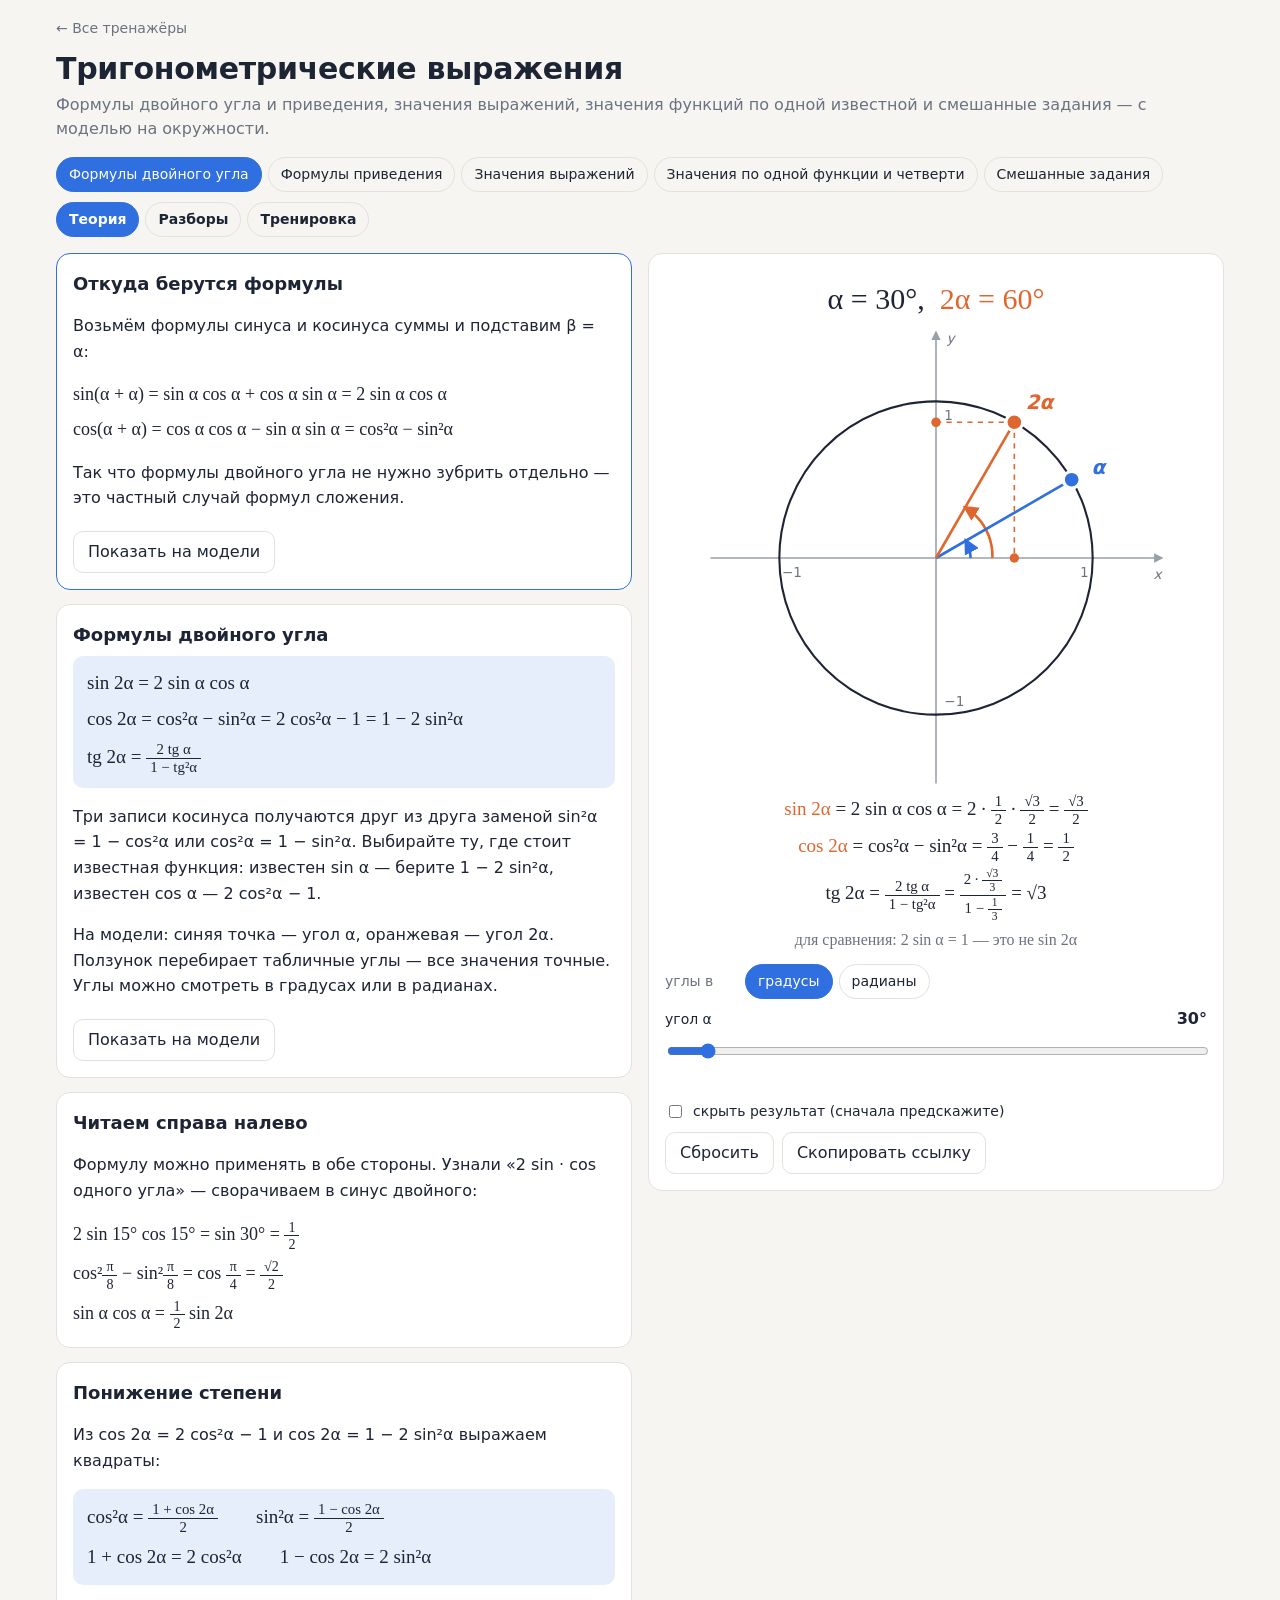
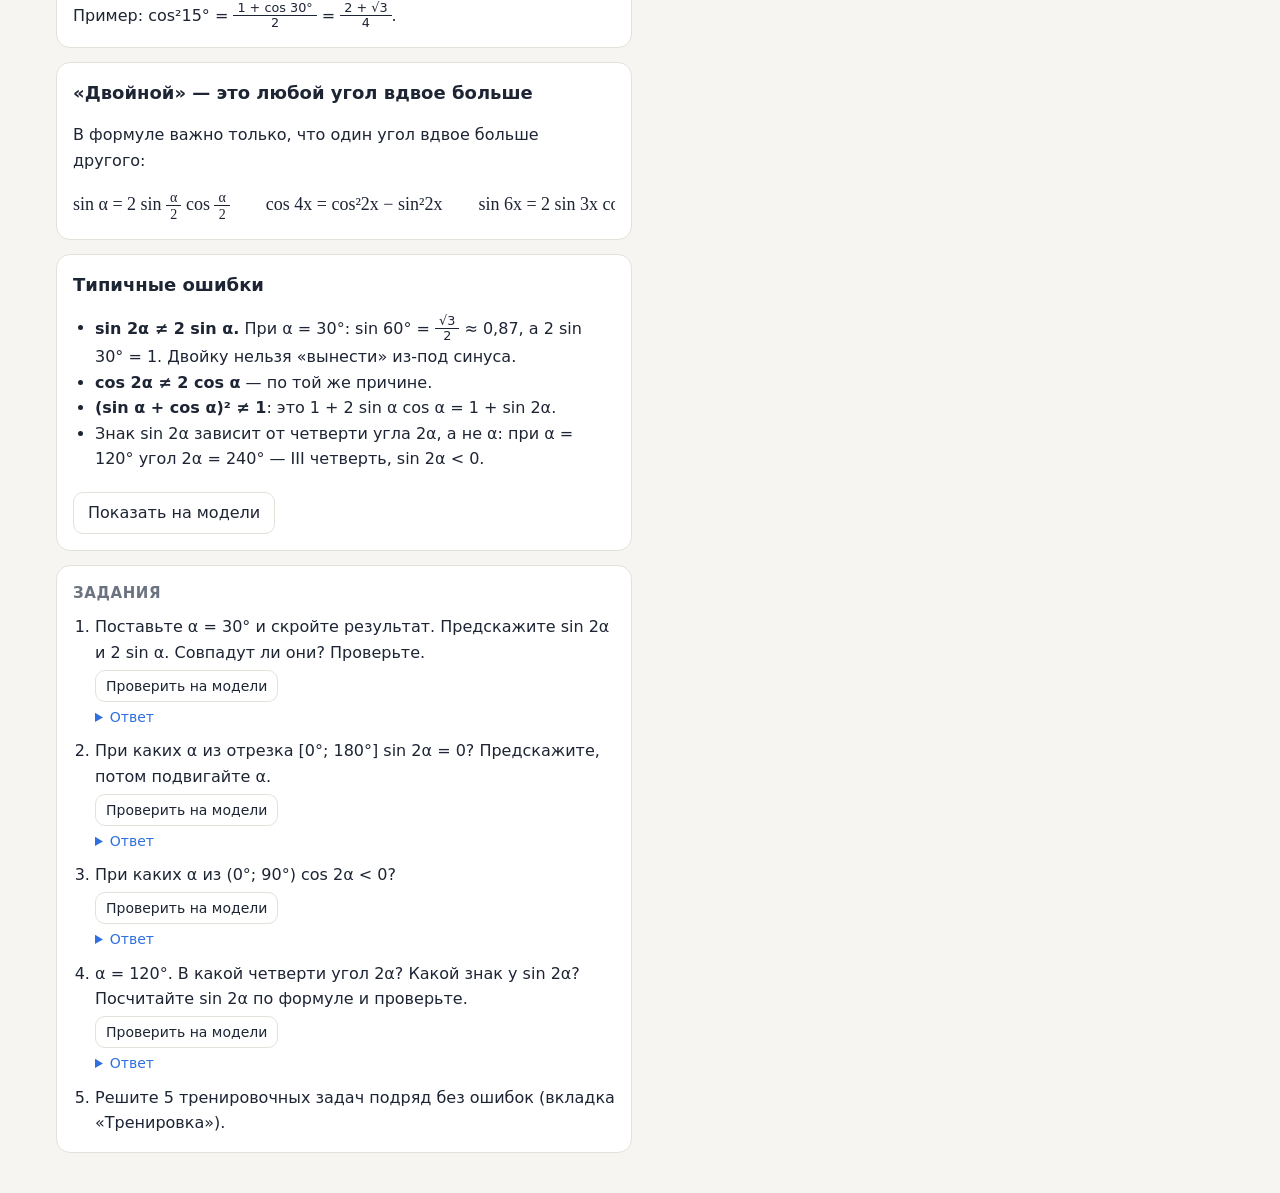
<file: labs/trig-expr/index.html>
<!doctype html>
<html lang="ru">
<head>
<meta charset="utf-8">
<meta name="viewport" content="width=device-width, initial-scale=1">
<title>Тригонометрические выражения — Математическая лаборатория</title>
<link rel="stylesheet" href="../../shared/style.css">
<link rel="stylesheet" href="te.css">
</head>
<body>
<header class="lab-header">
  <a class="back" href="../../index.html">← Все тренажёры</a>
  <h1>Тригонометрические выражения</h1>
  <p>Формулы двойного угла и приведения, значения выражений, значения функций по одной известной и смешанные задания — с моделью на окружности.</p>
</header>

<main class="te">
  <div class="te-nav">
    <div class="chips" id="topics" role="group" aria-label="Подтема"></div>
    <div class="chips tabs" id="tabs" role="group" aria-label="Раздел">
      <button class="chip" data-tab="theory">Теория</button>
      <button class="chip" data-tab="examples">Разборы</button>
      <button class="chip" data-tab="practice">Тренировка</button>
    </div>
  </div>

  <div class="te-main">
    <section class="te-text" id="text"></section>

    <section class="te-stage">
      <div class="card" id="stageCard">
        <div class="formula" id="formula" aria-live="polite"></div>
        <svg class="plot static" id="plot" role="img" aria-label="Единичная окружность"></svg>
        <div class="te-vals" id="vals"></div>

        <div class="ctl" data-model="double">
          <div class="ctl-row"><span>углы в</span><div class="chips" id="dU" role="group" aria-label="Единицы углов"></div></div>
          <div id="dSlider"></div>
        </div>
        <div class="ctl" data-model="angle">
          <div class="ctl-row"><span>углы в</span><div class="chips" id="aU" role="group" aria-label="Единицы углов"></div></div>
          <div id="aSlider"></div>
        </div>
        <div class="ctl" data-model="reduction">
          <div class="ctl-row"><span>функция</span><div class="chips" id="rF" role="group" aria-label="Функция"></div></div>
          <div class="ctl-row"><span>угол K</span><div class="chips" id="rK" role="group" aria-label="Угол K"></div></div>
          <div class="ctl-row"><span>аргумент</span><div class="chips" id="rS" role="group" aria-label="Плюс или минус α"></div></div>
          <div id="rSlider"></div>
        </div>
        <div class="ctl" data-model="find">
          <div class="ctl-row"><span>дано</span><div class="chips" id="fF" role="group" aria-label="Известная функция"></div></div>
          <div class="ctl-row"><span>модуль</span><div class="chips" id="fV" role="group" aria-label="Модуль значения"></div></div>
          <div class="ctl-row"><span>четверть</span><div class="chips" id="fQ" role="group" aria-label="Четверть"></div></div>
        </div>

        <div class="toggles" style="margin-top:12px">
          <label><input type="checkbox" id="tHide"> скрыть результат (сначала предскажите)</label>
        </div>
        <div class="btn-row" style="margin-top:10px">
          <button class="btn" id="reset">Сбросить</button>
          <button class="btn" id="copy">Скопировать ссылку</button>
        </div>
      </div>
      <div class="card hidden-stage" id="stageHidden" hidden>
        Модель откроется после ответа — сначала решите сами.
      </div>
    </section>
  </div>
</main>

<script src="../../shared/ui.js"></script>
<script src="te.js"></script>
<script src="topics/double.js"></script>
<script src="topics/reduction.js"></script>
<script src="topics/values.js"></script>
<script src="topics/find.js"></script>
<script src="topics/mixed.js"></script>
<script src="app.js"></script>
</body>
</html>
</file>
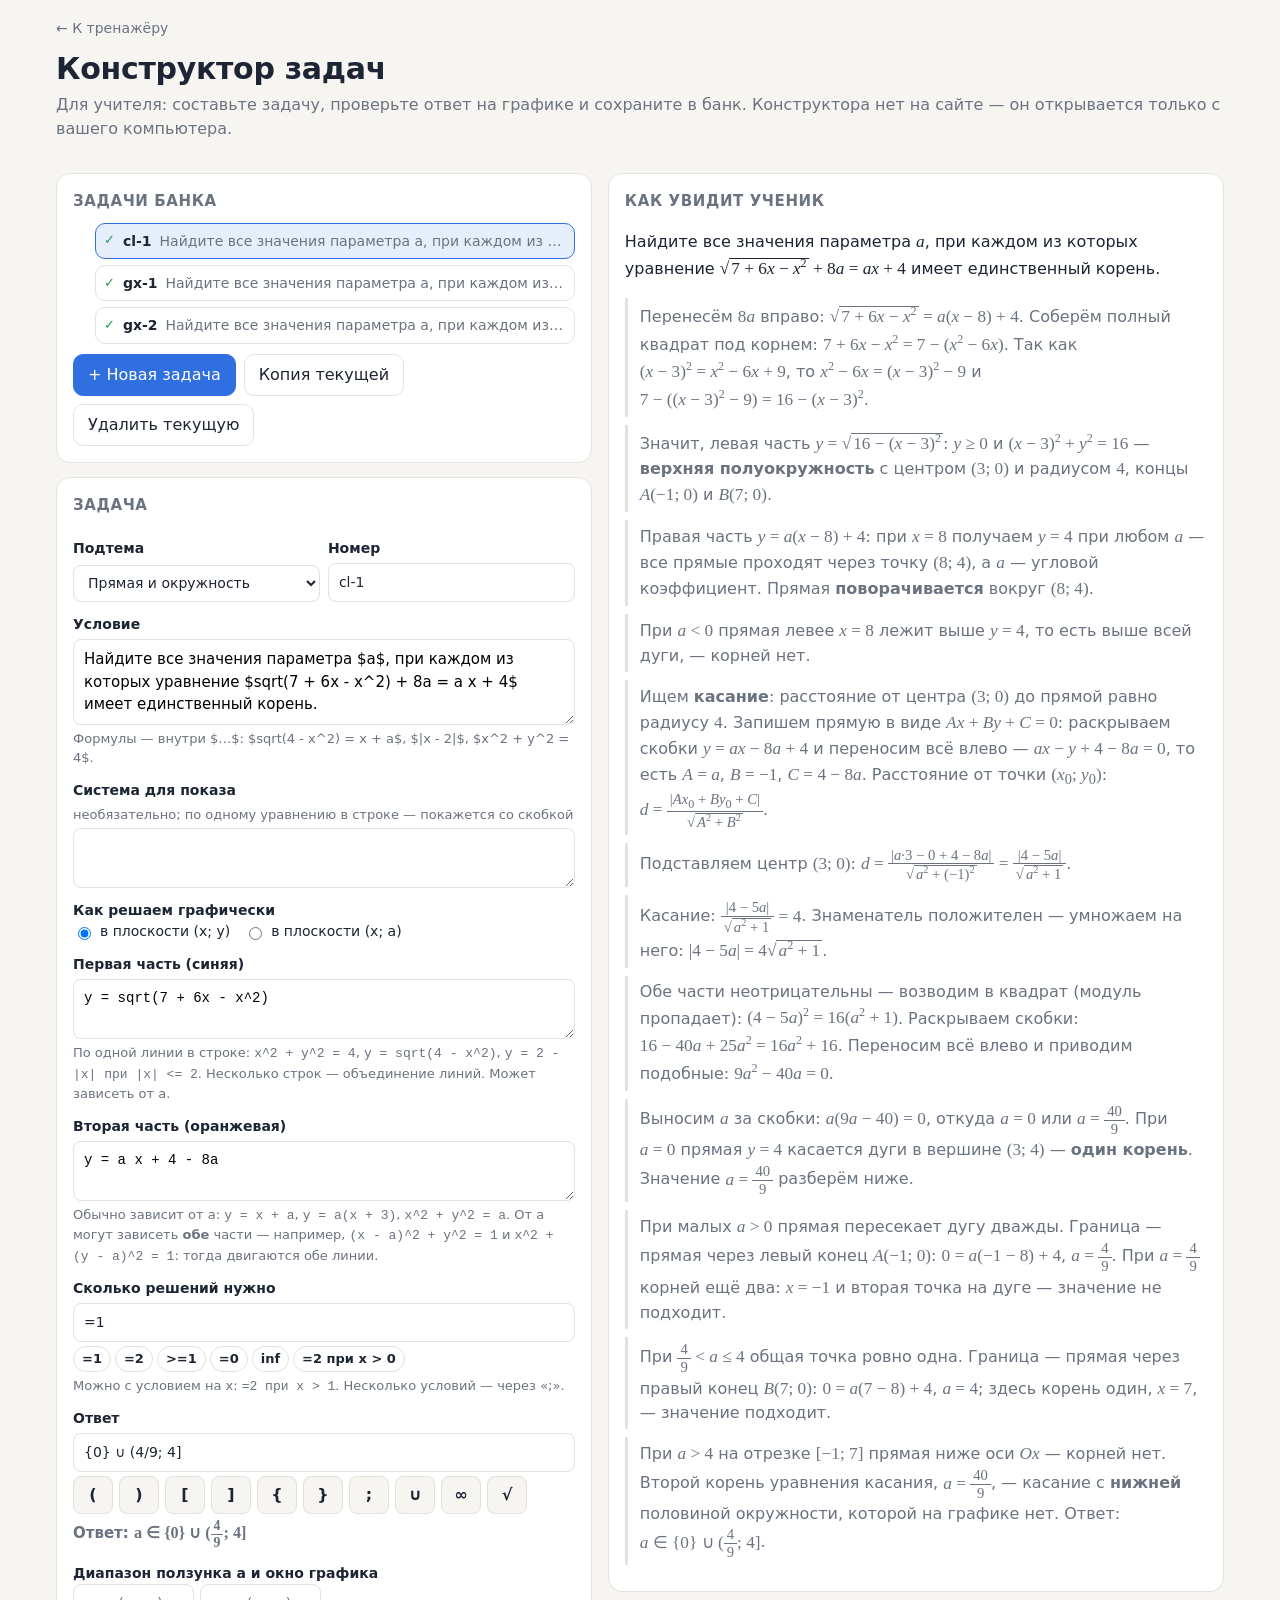
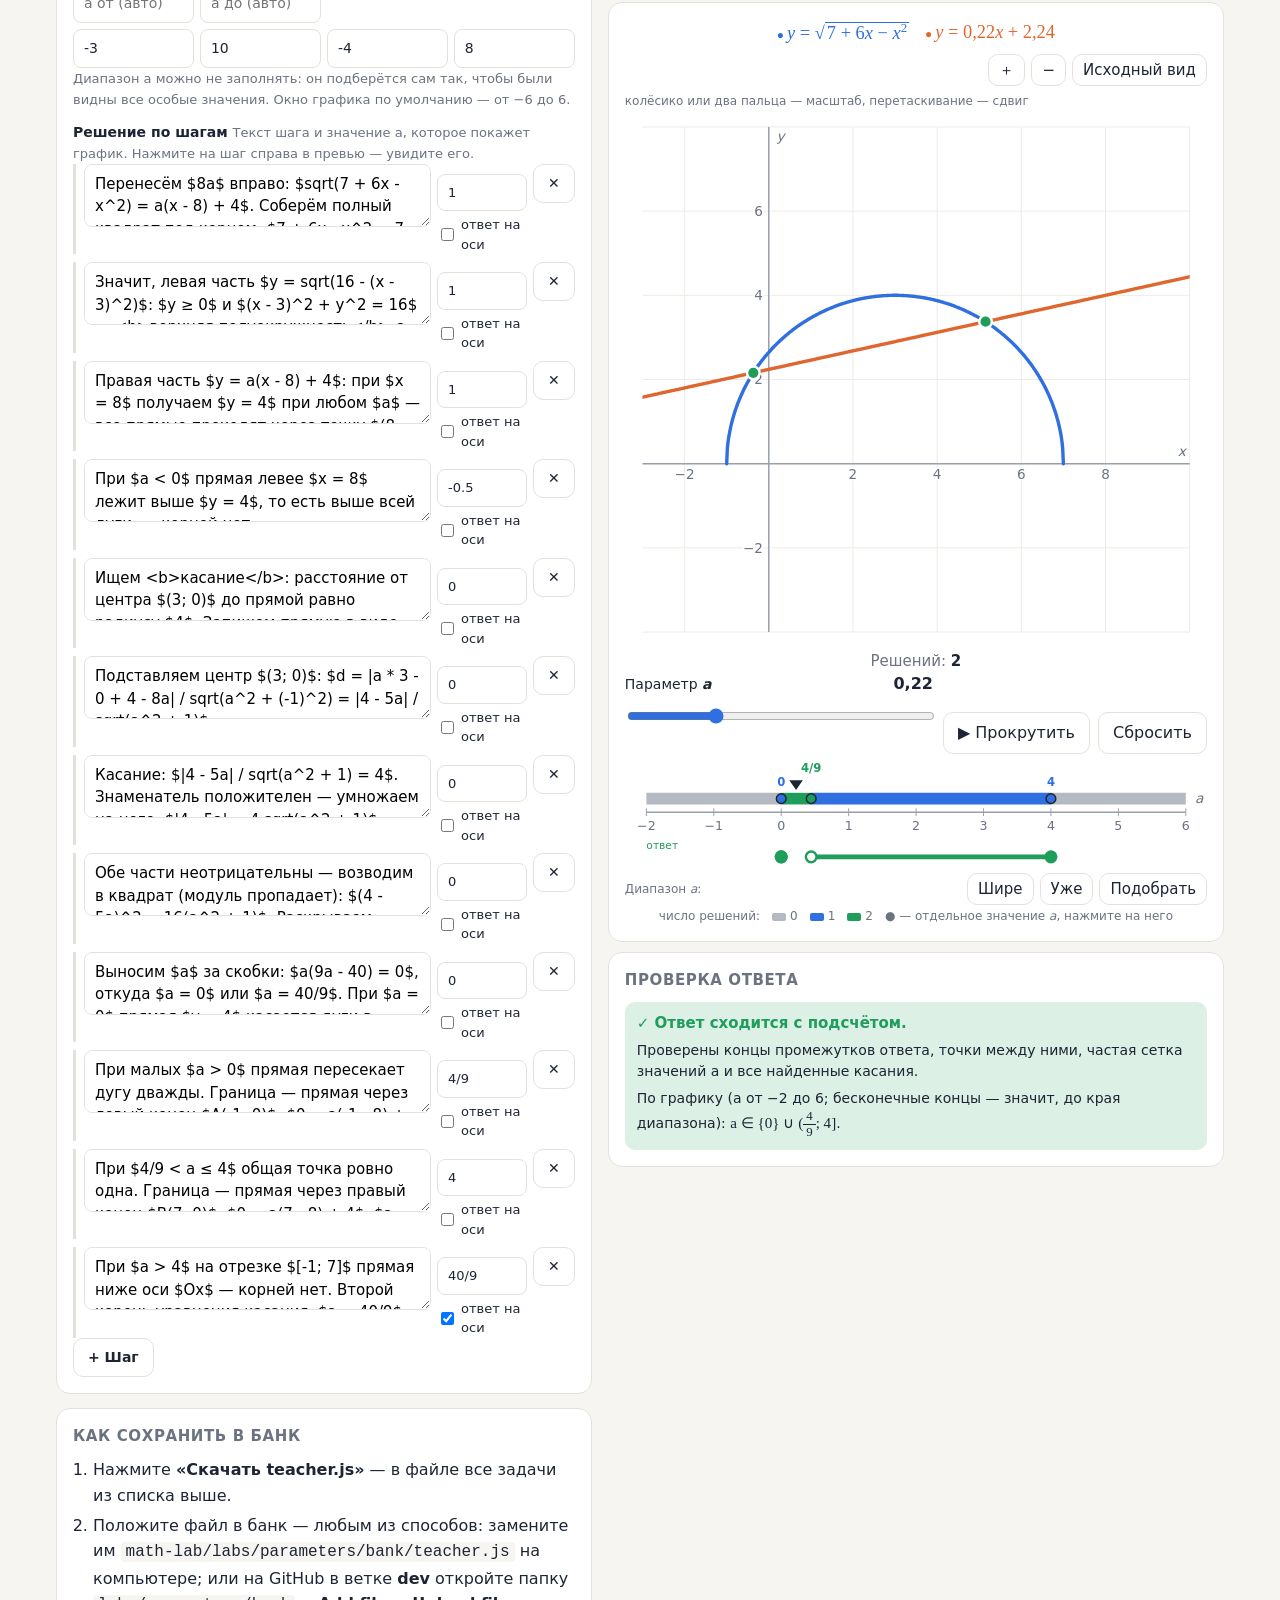
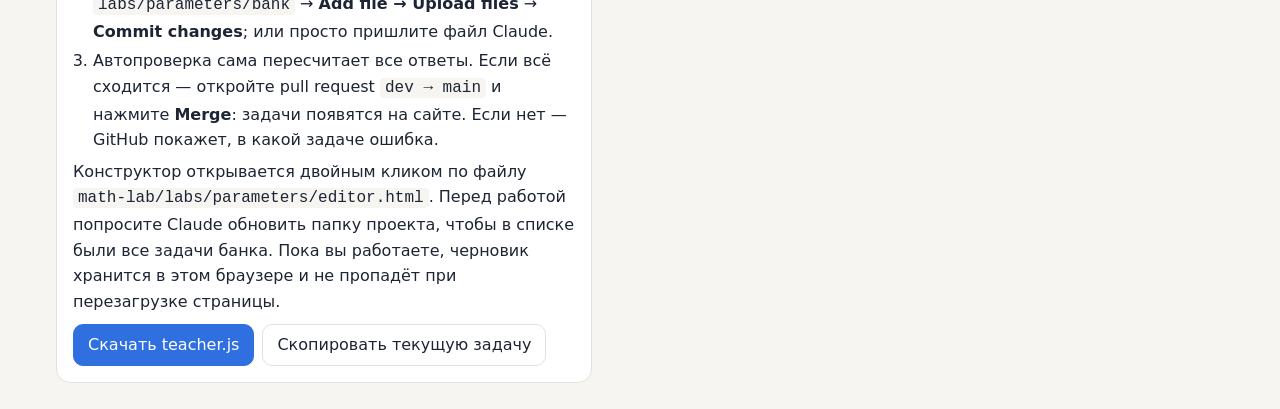
<file: labs/parameters/editor.html>
<!doctype html>
<html lang="ru">
<head>
<meta charset="utf-8">
<meta name="viewport" content="width=device-width, initial-scale=1">
<title>Конструктор задач — Задачи с параметром</title>
<link rel="stylesheet" href="../../shared/style.css">
<link rel="stylesheet" href="param.css">
<style>
  .ed-form { display: grid; gap: 12px; }
  .ed-form label.fld { display: grid; gap: 4px; font-size: 14px; font-weight: 600; }
  .ed-form .hint { font-weight: 400; font-size: 13px; color: var(--muted); }
  .ed-form input[type=text], .ed-form input[type=number], .ed-form textarea, .ed-form select {
    width: 100%; padding: 8px 10px; border-radius: 8px; border: 1px solid var(--line); background: var(--panel);
    font: inherit; font-weight: 400;
  }
  .ed-form textarea { resize: vertical; min-height: 44px; font-family: ui-monospace, Menlo, Consolas, monospace; font-size: 14px; }
  .ed-form textarea.prose { font-family: inherit; font-size: 15px; }
  .ed-form .err-msg { color: #d4483b; font-size: 13px; font-weight: 400; min-height: 0; }
  .two { display: grid; grid-template-columns: 1fr 1fr; gap: 8px; }
  .four { display: grid; grid-template-columns: repeat(4, minmax(0, 1fr)); gap: 6px; }
  .radio-row { display: flex; gap: 14px; flex-wrap: wrap; font-weight: 400; }
  .radio-row label { display: flex; gap: 6px; align-items: center; cursor: pointer; }
  .mini-chips { display: flex; gap: 4px; flex-wrap: wrap; }
  .mini-chips button { font-size: 13px; padding: 2px 8px; border-radius: 999px; border: 1px solid var(--line); background: transparent; cursor: pointer; }

  .tasklist { display: grid; grid-template-columns: minmax(0, 1fr); gap: 6px; margin: 0 0 10px; padding: 0; list-style: none; max-height: 260px; overflow-y: auto; }
  .tasklist li { display: flex; gap: 8px; align-items: center; border: 1px solid var(--line); border-radius: 10px; padding: 6px 8px; cursor: pointer; font-size: 14px; }
  .tasklist li.cur { border-color: var(--accent); background: var(--accent-soft); }
  .tasklist .tid { font-weight: 700; white-space: nowrap; }
  .tasklist .ttxt { flex: 1; min-width: 0; overflow: hidden; text-overflow: ellipsis; white-space: nowrap; color: var(--muted); }
  .tasklist .st { font-size: 13px; }
  .banner { border-radius: 10px; padding: 8px 12px; background: var(--accent-soft); font-size: 14px; display: flex; gap: 10px; align-items: center; flex-wrap: wrap; }

  .step-row { display: grid; grid-template-columns: minmax(0, 1fr) 90px auto; gap: 6px; align-items: start; border-left: 3px solid var(--line); padding-left: 8px; }
  .step-row .opts { display: grid; gap: 4px; font-size: 13px; font-weight: 400; }
  .step-row .opts label { display: flex; gap: 4px; align-items: center; }

  .check-box { border-radius: 10px; padding: 10px 12px; font-size: 15px; }
  .check-box.ok { background: color-mix(in srgb, var(--good) 15%, transparent); }
  .check-box.ok b { color: var(--good); }
  .check-box.bad { background: color-mix(in srgb, #e5484d 14%, transparent); }
  .check-box.bad b { color: #d4483b; }
  .check-box.wait { background: var(--accent-soft); }
  .check-box p { margin: 6px 0 0; font-size: 14px; }
  .howto ol { padding-left: 20px; margin: 6px 0; }
  .howto li { margin-bottom: 4px; }
  .howto code { background: var(--bg); padding: 1px 5px; border-radius: 4px; }
  @media (max-width: 860px) { .pl-stage { order: 0; } }
</style>
</head>
<body>
<header class="lab-header">
  <a class="back" href="index.html">← К тренажёру</a>
  <h1>Конструктор задач</h1>
  <p>Для учителя: составьте задачу, проверьте ответ на графике и сохраните в банк.
    Конструктора нет на сайте — он открывается только с вашего компьютера.</p>
</header>

<main class="pl">
  <div id="banner"></div>
  <div class="pl-main">
    <section class="pl-text">
      <div class="card">
        <h2>Задачи банка</h2>
        <ul class="tasklist" id="list"></ul>
        <div class="btn-row">
          <button class="btn primary" id="new">+ Новая задача</button>
          <button class="btn" id="dup">Копия текущей</button>
          <button class="btn" id="del">Удалить текущую</button>
        </div>
      </div>

      <div class="card ed-form" id="form">
        <h2>Задача</h2>
        <div class="two">
          <label class="fld">Подтема <select id="f-topic"></select></label>
          <label class="fld">Номер <input type="text" id="f-id"></label>
        </div>
        <label class="fld">Условие
          <textarea id="f-text" class="prose" rows="3"></textarea>
          <span class="hint">Формулы — внутри $…$: $sqrt(4 - x^2) = x + a$, $|x - 2|$, $x^2 + y^2 = 4$.</span>
        </label>
        <label class="fld">Система для показа <span class="hint">необязательно; по одному уравнению в строке — покажется со скобкой</span>
          <textarea id="f-system" rows="2"></textarea>
        </label>

        <div class="fld" style="font-weight:600;font-size:14px">Как решаем графически
          <div class="radio-row">
            <label><input type="radio" name="plane" value="xy" checked> в плоскости (x; y)</label>
            <label><input type="radio" name="plane" value="xa"> в плоскости (x; a)</label>
          </div>
        </div>
        <label class="fld"><span id="lbl-p1">Первая часть (синяя)</span>
          <textarea id="f-p1" rows="2"></textarea>
          <span class="hint" id="hint-p1">По одной линии в строке: <code>x^2 + y^2 = 4</code>, <code>y = sqrt(4 - x^2)</code>,
            <code>y = 2 - |x| при |x| &lt;= 2</code>. Несколько строк — объединение линий. Может зависеть от a.</span>
        </label>
        <label class="fld" id="wrap-p2"><span>Вторая часть (оранжевая)</span>
          <textarea id="f-p2" rows="2"></textarea>
          <span class="hint">Обычно зависит от a: <code>y = x + a</code>, <code>y = a(x + 3)</code>, <code>x^2 + y^2 = a</code>.
            От a могут зависеть <b>обе</b> части — например, <code>(x - a)^2 + y^2 = 1</code> и <code>x^2 + (y - a)^2 = 1</code>: тогда двигаются обе линии.</span>
        </label>

        <label class="fld">Сколько решений нужно
          <input type="text" id="f-ask">
          <span class="mini-chips" id="ask-chips"></span>
          <span class="hint">Можно с условием на x: <code>=2 при x &gt; 1</code>. Несколько условий — через «;».</span>
        </label>
        <label class="fld">Ответ
          <input type="text" id="f-answer" placeholder="(-2√2; 2√2) ∪ {3}">
          <span class="kbd" id="kbd"></span>
          <span class="preview" id="ans-preview"></span>
        </label>
        <div class="fld" style="font-weight:600;font-size:14px">Диапазон ползунка a и окно графика
          <div class="four">
            <input type="number" id="f-a0" step="any" title="a от" placeholder="a от (авто)">
            <input type="number" id="f-a1" step="any" title="a до" placeholder="a до (авто)">
            <span></span><span></span>
            <input type="number" id="f-x0" step="any" title="x от" placeholder="x от">
            <input type="number" id="f-x1" step="any" title="x до" placeholder="x до">
            <input type="number" id="f-y0" step="any" title="y от" placeholder="y от">
            <input type="number" id="f-y1" step="any" title="y до" placeholder="y до">
          </div>
          <span class="hint">Диапазон a можно не заполнять: он подберётся сам так, чтобы были видны все особые значения. Окно графика по умолчанию — от −6 до 6.</span>
        </div>

        <div class="fld" style="font-weight:600;font-size:14px">Решение по шагам
          <span class="hint">Текст шага и значение a, которое покажет график. Нажмите на шаг справа в превью — увидите его.</span>
          <div id="steps" style="display:grid;gap:8px"></div>
          <div class="btn-row"><button class="btn" id="add-step">+ Шаг</button></div>
        </div>
      </div>

      <div class="card howto">
        <h2>Как сохранить в банк</h2>
        <ol>
          <li>Нажмите <b>«Скачать teacher.js»</b> — в файле все задачи из списка выше.</li>
          <li>Положите файл в банк — любым из способов:
            замените им <code>math-lab/labs/parameters/bank/teacher.js</code> на компьютере;
            или на GitHub в ветке <b>dev</b> откройте папку <code>labs/parameters/bank</code> → <b>Add file → Upload files</b> → <b>Commit changes</b>;
            или просто пришлите файл Claude.</li>
          <li>Автопроверка сама пересчитает все ответы. Если всё сходится — откройте pull request <code>dev → main</code>
            и нажмите <b>Merge</b>: задачи появятся на сайте. Если нет — GitHub покажет, в какой задаче ошибка.</li>
        </ol>
        <p class="hint" style="margin:0">Конструктор открывается двойным кликом по файлу
          <code>math-lab/labs/parameters/editor.html</code>. Перед работой попросите Claude обновить папку проекта,
          чтобы в списке были все задачи банка. Пока вы работаете, черновик хранится в этом браузере
          и не пропадёт при перезагрузке страницы.</p>
        <div class="btn-row" style="margin-top:10px">
          <button class="btn primary" id="download">Скачать teacher.js</button>
          <button class="btn" id="copy">Скопировать текущую задачу</button>
        </div>
      </div>
    </section>

    <section class="pl-stage">
      <div class="card">
        <h2>Как увидит ученик</h2>
        <div id="pv-text"></div>
        <ol class="steps" id="pv-steps"></ol>
      </div>
      <div class="card" id="stageCard">
        <div class="eqs" id="eqs"></div>
        <svg class="plot" id="plot" role="img" aria-label="График"></svg>
        <div class="count" id="count"></div>
        <div class="a-row">
          <div id="aSlider"></div>
          <div class="btn-row">
            <button class="btn" id="play">▶ Прокрутить</button>
            <button class="btn" id="reset">Сбросить</button>
          </div>
        </div>
        <svg class="map" id="map" role="img" aria-label="Карта ответа"></svg>
        <div class="map-legend" id="legend"></div>
      </div>
      <div class="card">
        <h2>Проверка ответа</h2>
        <div id="check"></div>
      </div>
    </section>
  </div>
</main>

<script src="../../shared/ui.js"></script>
<script src="engine/expr.js"></script>
<script src="engine/sets.js"></script>
<script src="engine/solve.js"></script>
<script src="engine/plot.js"></script>
<script src="engine/stage.js"></script>
<script src="topics/quad-roots.js"></script>
<script src="topics/circle-line.js"></script>
<script src="topics/graph-xy.js"></script>
<script src="topics/graph-xa.js"></script>
<script src="bank/teacher.js"></script>
<script src="editor.js"></script>
</body>
</html>
</file>
<file: shared/style.css>
:root {
  --bg: #f6f5f1;
  --panel: #ffffff;
  --ink: #1d2433;
  --muted: #6b7280;
  --line: #e3e1da;
  --grid: #ecebe5;
  --axis: #9aa0aa;
  --accent: #2f6fdf;      /* основной график */
  --accent-soft: #e6eefc;
  --ghost: #b4b9c2;       /* исходный график */
  --warm: #e0662f;        /* сдвиг, стрелки */
  --good: #1f9d5a;
  --target: #a24bd6;      /* график-цель */
  --radius: 14px;
  --font: "Inter", system-ui, -apple-system, "Segoe UI", Roboto, sans-serif;
  --font-math: "Cambria Math", "STIX Two Math", "Times New Roman", serif;   /* формулы */
}
@media (prefers-color-scheme: dark) {
  :root {
    --bg: #14171d; --panel: #1c2028; --ink: #e8eaee; --muted: #9aa1ad;
    --line: #2c323d; --grid: #232833; --axis: #5d6573;
    --accent: #6ea0ff; --accent-soft: #23314d; --ghost: #5a6170;
    --warm: #ff8a52; --good: #3cc47c; --target: #c47cf0;
  }
}
* { box-sizing: border-box; }
html, body { margin: 0; }
body {
  background: var(--bg); color: var(--ink); font-family: var(--font);
  font-size: 16px; line-height: 1.5; -webkit-text-size-adjust: 100%;
}
a { color: var(--accent); }
button, input, select { font: inherit; color: inherit; }

/* Шапка */
.lab-header {
  max-width: 1200px; margin: 0 auto; padding: 16px 16px 4px;
}
.lab-header .back { font-size: 14px; text-decoration: none; color: var(--muted); }
.lab-header .back:hover { color: var(--accent); }
.lab-header h1 { margin: 6px 0 2px; font-size: clamp(22px, 4vw, 30px); letter-spacing: -0.01em; }
.lab-header p { margin: 0; color: var(--muted); }

/* Раскладка: панель + модель */
/* Компьютер: панель слева, модель и задания справа.
   Телефон: модель → панель → задания (ползунки сразу под графиком). */
.lab {
  max-width: 1200px; margin: 0 auto; padding: 12px 16px 40px;
  display: grid; grid-template-columns: 320px minmax(0, 1fr); gap: 16px; align-items: start;
  grid-template-areas: "panel stage" "panel tasks";
}
.lab > .panel { grid-area: panel; }
.lab > .stage { grid-area: stage; }
.lab > .tasks { grid-area: tasks; }
@media (max-width: 820px) {
  .lab { grid-template-columns: minmax(0, 1fr); grid-template-areas: "stage" "panel" "tasks"; }
}
.card {
  background: var(--panel); border: 1px solid var(--line);
  border-radius: var(--radius); padding: 16px;
}
.card h2 { font-size: 15px; margin: 0 0 10px; color: var(--muted); font-weight: 600;
  text-transform: uppercase; letter-spacing: 0.04em; }
.panel { display: flex; flex-direction: column; gap: 16px; }

/* Переключатель-плитки */
.chips { display: flex; flex-wrap: wrap; gap: 6px; }
.chip {
  border: 1px solid var(--line); background: transparent; border-radius: 999px;
  padding: 6px 12px; cursor: pointer; font-size: 14px;
}
.chip:hover { border-color: var(--accent); }
.chip[aria-pressed="true"] { background: var(--accent); border-color: var(--accent); color: #fff; }

/* Ползунок */
.slider { display: grid; gap: 4px; }
.slider-top { display: flex; justify-content: space-between; align-items: baseline; gap: 8px; }
.slider label { font-size: 14px; }
.slider output { font-variant-numeric: tabular-nums; font-weight: 700; min-width: 3.5ch; text-align: right; }
.slider input[type=range] { width: 100%; accent-color: var(--accent); height: 28px; }
.slider .hint { font-size: 13px; color: var(--muted); min-height: 1.4em; }

/* Чекбоксы и кнопки */
.toggles { display: grid; gap: 6px; font-size: 14px; }
.toggles label { display: flex; gap: 8px; align-items: center; cursor: pointer; }
.btn-row { display: flex; gap: 8px; flex-wrap: wrap; }
.btn {
  border: 1px solid var(--line); background: var(--panel); border-radius: 10px;
  padding: 8px 14px; cursor: pointer;
}
.btn:hover { border-color: var(--accent); }
.btn.primary { background: var(--accent); color: #fff; border-color: var(--accent); }

/* Формула */
.formula {
  font-family: var(--font-math);
  font-size: clamp(22px, 3.2vw, 30px); text-align: center; padding: 6px 0 2px;
  white-space: nowrap; overflow-x: auto;
}
.formula .p { color: var(--warm); font-weight: 700; }
.formula .q { color: var(--warm); font-weight: 700; }
/* Математическая запись: .math — шрифт формул; дробь — <span class="frac"><span>5π</span><span>6</span></span> */
.math { font-family: var(--font-math); }
.frac { display: inline-flex; flex-direction: column; vertical-align: middle; text-align: center; font-size: .8em; line-height: 1.15; }
.frac > span:first-child { border-bottom: 1.5px solid currentColor; padding: 0 4px; }
.frac > span:last-child { padding: 0 4px; }
.verdict { text-align: center; color: var(--muted); font-size: 15px; min-height: 1.5em; }
.verdict b { color: var(--warm); }

/* Сцена */
.stage { display: flex; flex-direction: column; gap: 16px; }
.plot {
  width: 100%; height: auto; max-height: calc(100vh - 230px); min-height: 300px;
  display: block; margin: 0 auto; touch-action: none; user-select: none;
}
/* Модель, которую сейчас не тащат пальцем, не должна мешать прокрутке страницы на телефоне */
.plot.static { touch-action: auto; }
@media (max-width: 820px) { .plot { max-height: 55vh; min-height: 0; } }
.legend { display: flex; gap: 14px; flex-wrap: wrap; font-size: 13px; color: var(--muted); justify-content: center; }
.legend span::before {
  content: ""; display: inline-block; width: 18px; height: 0; margin-right: 6px;
  vertical-align: middle; border-top: 3px solid currentColor;
}
.legend .l-main { color: var(--accent); }
.legend .l-ghost { color: var(--ghost); }
.legend .l-ghost::before { border-top-style: dashed; }
.legend .l-target { color: var(--target); }
.legend .l-target::before { border-top-style: dotted; }

/* Тренировка: вопрос, поле ответа с кнопками-символами, строка итога, варианты ответа */
.question { font-size: 15px; margin: 10px 0 8px; }
.question .math { font-size: 22px; white-space: nowrap; }
.ans-row { display: flex; gap: 6px; }
.ans-row input { flex: 1 1 auto; min-width: 0; padding: 8px 12px; border-radius: 10px;
  border: 1px solid var(--line); background: var(--panel); font-size: 18px; }
.keys { display: flex; gap: 6px; margin-top: 8px; flex-wrap: wrap; }
.keys .btn { min-width: 44px; font-size: 18px; padding: 4px 10px; }
.status { font-size: 15px; min-height: 1.5em; margin-top: 8px; }
.status.win { color: var(--good); font-weight: 700; }
.status.miss { color: var(--warm); }
.opts { display: grid; gap: 6px; margin-top: 10px; }
.opts:empty { display: none; }
.opt { text-align: left; font-family: var(--font-math); font-size: 18px; }
.opt.right { border: 2px solid var(--good); }
.opt.wrong { border: 2px solid var(--warm); }
.opt:disabled { cursor: default; color: var(--ink); }

/* Шаги разбора: прошедшие — серые, текущий — с синей чертой */
.steps { display: grid; gap: 8px; margin: 10px 0; padding: 0; list-style: none; }
.steps li { border-left: 3px solid var(--line); padding: 4px 0 4px 12px; color: var(--muted); }
.steps li.cur { border-color: var(--accent); color: var(--ink); }
.steps li.cur::marker { color: var(--accent); }

/* Задания */
.tasks ol { margin: 0; padding-left: 22px; display: grid; gap: 10px; }
.tasks details { margin-top: 4px; font-size: 14px; color: var(--muted); }
.tasks summary { cursor: pointer; color: var(--accent); }

/* Каталог */
.catalog { max-width: 1200px; margin: 0 auto; padding: 8px 16px 40px; }
.catalog-tools { display: flex; gap: 8px; flex-wrap: wrap; margin: 12px 0 16px; }
.catalog-tools input {
  flex: 1 1 240px; padding: 10px 14px; border-radius: 10px;
  border: 1px solid var(--line); background: var(--panel);
}
.grid-cards { display: grid; grid-template-columns: repeat(auto-fill, minmax(260px, 1fr)); gap: 14px; }
.lab-card {
  display: block; text-decoration: none; color: inherit; background: var(--panel);
  border: 1px solid var(--line); border-radius: var(--radius); padding: 16px;
  transition: border-color .15s, transform .15s;
}
.lab-card:hover { border-color: var(--accent); transform: translateY(-2px); }
.lab-card h3 { margin: 4px 0 6px; font-size: 18px; }
.lab-card p { margin: 0; color: var(--muted); font-size: 14px; }
.tag { display: inline-block; font-size: 12px; padding: 2px 8px; border-radius: 999px;
  background: var(--accent-soft); color: var(--accent); margin-right: 4px; }
.empty { color: var(--muted); }

/* Вкладки разделов («Теория / Разборы / …»), заглушка вместо модели до ответа, мелкая подпись к задаче */
.tabs .chip { font-weight: 600; }
.hidden-stage { text-align: center; color: var(--muted); padding: 40px 16px; }
.src-note { font-size: 13px; color: var(--muted); }
</file>
<file: labs/parameters/param.css>
/* Цвета числа решений 5–8 на оси a (0–4 берутся из общей палитры) */
:root { --n5: #c2410c; --n6: #0e7490; --n7: #a16207; --n8: #be185d; }
@media (prefers-color-scheme: dark) { :root { --n5: #fb923c; --n6: #22d3ee; --n7: #facc15; --n8: #f472b6; } }

/* Общие стили тренажёра «Задачи с параметром» и конструктора задач. */
.frac { display: inline-flex; flex-direction: column; vertical-align: middle; text-align: center; font-size: .85em; line-height: 1.15; }
.frac > span:first-child { border-bottom: 1.5px solid currentColor; padding: 0 3px; }
.frac > span:last-child { padding: 0 3px; }
.sqrt { white-space: nowrap; }
.sqrt > span { border-top: 1.5px solid currentColor; padding: 0 2px; }
.f { font-family: "Cambria Math", "STIX Two Math", "Times New Roman", serif; font-size: 1.08em; white-space: nowrap; }
.f sup { font-size: .7em; }
svg text { font-family: var(--font); }

.pl { max-width: 1200px; margin: 0 auto; padding: 12px 16px 40px; display: grid; gap: 16px; }
.pl-nav { display: grid; gap: 10px; }
.pl-main { display: grid; grid-template-columns: minmax(0, 1fr) minmax(0, 1.15fr); gap: 16px; align-items: start; }
@media (max-width: 860px) { .pl-main { grid-template-columns: minmax(0, 1fr); } }
.pl-text { display: grid; gap: 14px; min-width: 0; }
.pl-text .card > *:last-child { margin-bottom: 0; }
.pl-text p, .pl-text li { line-height: 1.6; }
.pl-text ul, .pl-text ol { padding-left: 22px; }
.pl-stage { position: sticky; top: 8px; display: grid; gap: 10px; min-width: 0; }
.pl-stage .plot { max-height: calc(100vh - 360px); min-height: 240px; }
/* телефон: график сверху, под ним шаги и кнопки — не нужно листать туда-обратно */
@media (max-width: 860px) {
  .pl-stage { order: -1; }
  .pl[data-tab="practice"] .pl-stage { order: 0; }
  .pl-stage .a-row { grid-template-columns: minmax(0, 1fr); }
  .pl-stage .plot { max-height: 46vh; min-height: 0; }
}
@media (max-width: 860px) { .pl-stage { position: static; } }

.memo-sec.active { border-color: var(--accent); }
.memo-sec h3, .ex h3 { margin: 0 0 8px; font-size: 18px; }
.scene-btn { margin-top: 4px; }

.system { display: inline-flex; align-items: stretch; gap: 6px; margin: 6px 0; font-size: 1.1em; max-width: 100%; overflow-x: auto; }
.system .brace { width: 12px; flex: none; min-height: 2.6em; }
.system .rows { display: grid; gap: 8px; align-content: center; justify-items: start; padding: 3px 0; }


.eqs { display: flex; flex-wrap: wrap; gap: 4px 16px; justify-content: center; font-size: 17px; }
.eqs .p0 { color: var(--accent); } .eqs .p1 { color: var(--warm); }
.eqs > span::before { content: "● "; font-size: 12px; vertical-align: middle; }
.count { text-align: center; font-size: 15px; color: var(--muted); min-height: 1.5em; }
.count b { color: var(--ink); }
.a-row { display: grid; grid-template-columns: minmax(0, 1fr) auto; gap: 10px; align-items: end; }
.map { width: 100%; height: auto; display: block; touch-action: none; cursor: pointer; }
.map-legend { display: flex; gap: 12px; flex-wrap: wrap; font-size: 12px; color: var(--muted); justify-content: center; }
.map-legend i { display: inline-block; width: 14px; height: 8px; border-radius: 2px; margin-right: 4px; vertical-align: middle; }

.answer-box { display: grid; gap: 8px; }
.answer-box input { width: 100%; padding: 10px 12px; border-radius: 10px; border: 1px solid var(--line); background: var(--panel); font-size: 18px; }
.kbd { display: flex; flex-wrap: wrap; gap: 6px; }
.kbd button { min-width: 40px; padding: 6px 10px; border-radius: 8px; border: 1px solid var(--line); background: var(--bg); cursor: pointer; font-size: 16px; }
.preview { font-size: 15px; color: var(--muted); min-height: 1.5em; }
.preview.err { color: #d4483b; }
.verdict-box { border-radius: 10px; padding: 10px 12px; font-weight: 600; }
.verdict-box.ok { background: color-mix(in srgb, var(--good) 15%, transparent); color: var(--good); }
.verdict-box.bad { background: color-mix(in srgb, #e5484d 14%, transparent); color: #d4483b; }
.verdict-box .right { display: block; font-weight: 400; color: var(--ink); margin-top: 4px; }

/* приближение графика */
.zoom-row { display: flex; gap: 6px; align-items: center; flex-wrap: wrap; justify-content: flex-end; margin: 6px 0 2px; }
.zoom-row .btn { padding: 4px 10px; font-size: 15px; }
.zoom-hint { font-size: 12px; color: var(--muted); margin-right: auto; }
@media (max-width: 860px) { .zoom-hint { display: none; } }
.plot { cursor: grab; }
.plot:active { cursor: grabbing; }
</file>
<file: labs/trig-expr/te.css>
/* Тренажёр «Тригонометрические выражения»: текст (теория, разборы, тренировка) слева, модель справа. */
svg text { font-family: var(--font); }

.te { max-width: 1200px; margin: 0 auto; padding: 12px 16px 40px; display: grid; gap: 16px; }
.te-nav { display: grid; gap: 10px; }
.te-main { display: grid; grid-template-columns: minmax(0, 1fr) minmax(0, 1fr); gap: 16px; align-items: start; }
.te-text { display: grid; gap: 14px; min-width: 0; }
.te-text > * { min-width: 0; }   /* длинная формула прокручивается внутри карточки, а не растягивает колонку */
.te-text .card > *:first-child { margin-top: 0; }
.te-text .card > *:last-child { margin-bottom: 0; }
.te-text p, .te-text li { line-height: 1.6; }
.te-text ul, .te-text ol { padding-left: 22px; }
.te-stage { position: sticky; top: 8px; display: grid; gap: 10px; min-width: 0; }
.te-stage .plot { max-height: calc(100vh - 430px); min-height: 260px; }
/* телефон: модель сверху (в тренировке — под задачей) */
@media (max-width: 860px) {
  .te-main { grid-template-columns: minmax(0, 1fr); }
  .te-stage { order: -1; position: static; }
  .te[data-tab="practice"] .te-stage { order: 0; }
  .te-stage .plot { max-height: 46vh; min-height: 0; }
}

.sec.active { border-color: var(--accent); }
.sec h3, .ex h3 { margin: 0 0 8px; font-size: 18px; }
.sec .btn { margin-top: 4px; }
.math, .fbox, .fline, .te-vals, .tbl { font-family: var(--font-math); }
.math { font-size: 1.08em; }
.fbox { font-size: 19px; background: var(--accent-soft); border-radius: 10px; padding: 6px 14px; margin: 8px 0; overflow-x: auto; }
.fbox p { margin: 6px 0; white-space: nowrap; }
.fline { font-size: 18px; white-space: nowrap; overflow-x: auto; margin: 6px 0; }
.tbl-wrap { overflow-x: auto; margin: 8px 0; }
.tbl { border-collapse: collapse; font-size: 17px; }
.tbl th, .tbl td { border: 1px solid var(--line); padding: 4px 10px; text-align: center; white-space: nowrap; }
.tbl th { font-weight: 600; }
.tasks li .btn { margin-top: 4px; padding: 4px 10px; font-size: 14px; }

/* модель */
.te-vals { display: grid; gap: 2px; justify-items: center; text-align: center; font-size: 19px; }
.te-vals .note { font-family: var(--font); font-size: 14px; color: var(--muted); }
.te-vals .trap { font-size: 16px; color: var(--muted); }
.rule { font-family: var(--font); font-size: 15px; text-align: left; margin: 6px 0 0; padding-left: 22px; justify-self: stretch; }
.ctl { display: grid; gap: 8px; margin-top: 10px; }
.ctl[hidden] { display: none; }
.te-vals .row { display: flex; flex-wrap: wrap; justify-content: center; gap: 2px 22px; }
.te-vals .row > span { white-space: nowrap; }
.ctl-row { display: flex; gap: 8px; align-items: center; flex-wrap: wrap; font-size: 14px; }
.ctl-row > span { color: var(--muted); min-width: 72px; }
.c-a { color: var(--accent); } .c-b { color: var(--warm); }

/* тренировка */
.task-q { font-size: 17px; margin: 6px 0 10px; }
.task-q .math { font-size: 20px; }
.score { font-size: 14px; color: var(--muted); margin: 8px 0 0; }
.opt .frac, .te-vals .frac, .fbox .frac, .fline .frac, .tbl .frac, .math .frac { font-size: .78em; }
</file>
